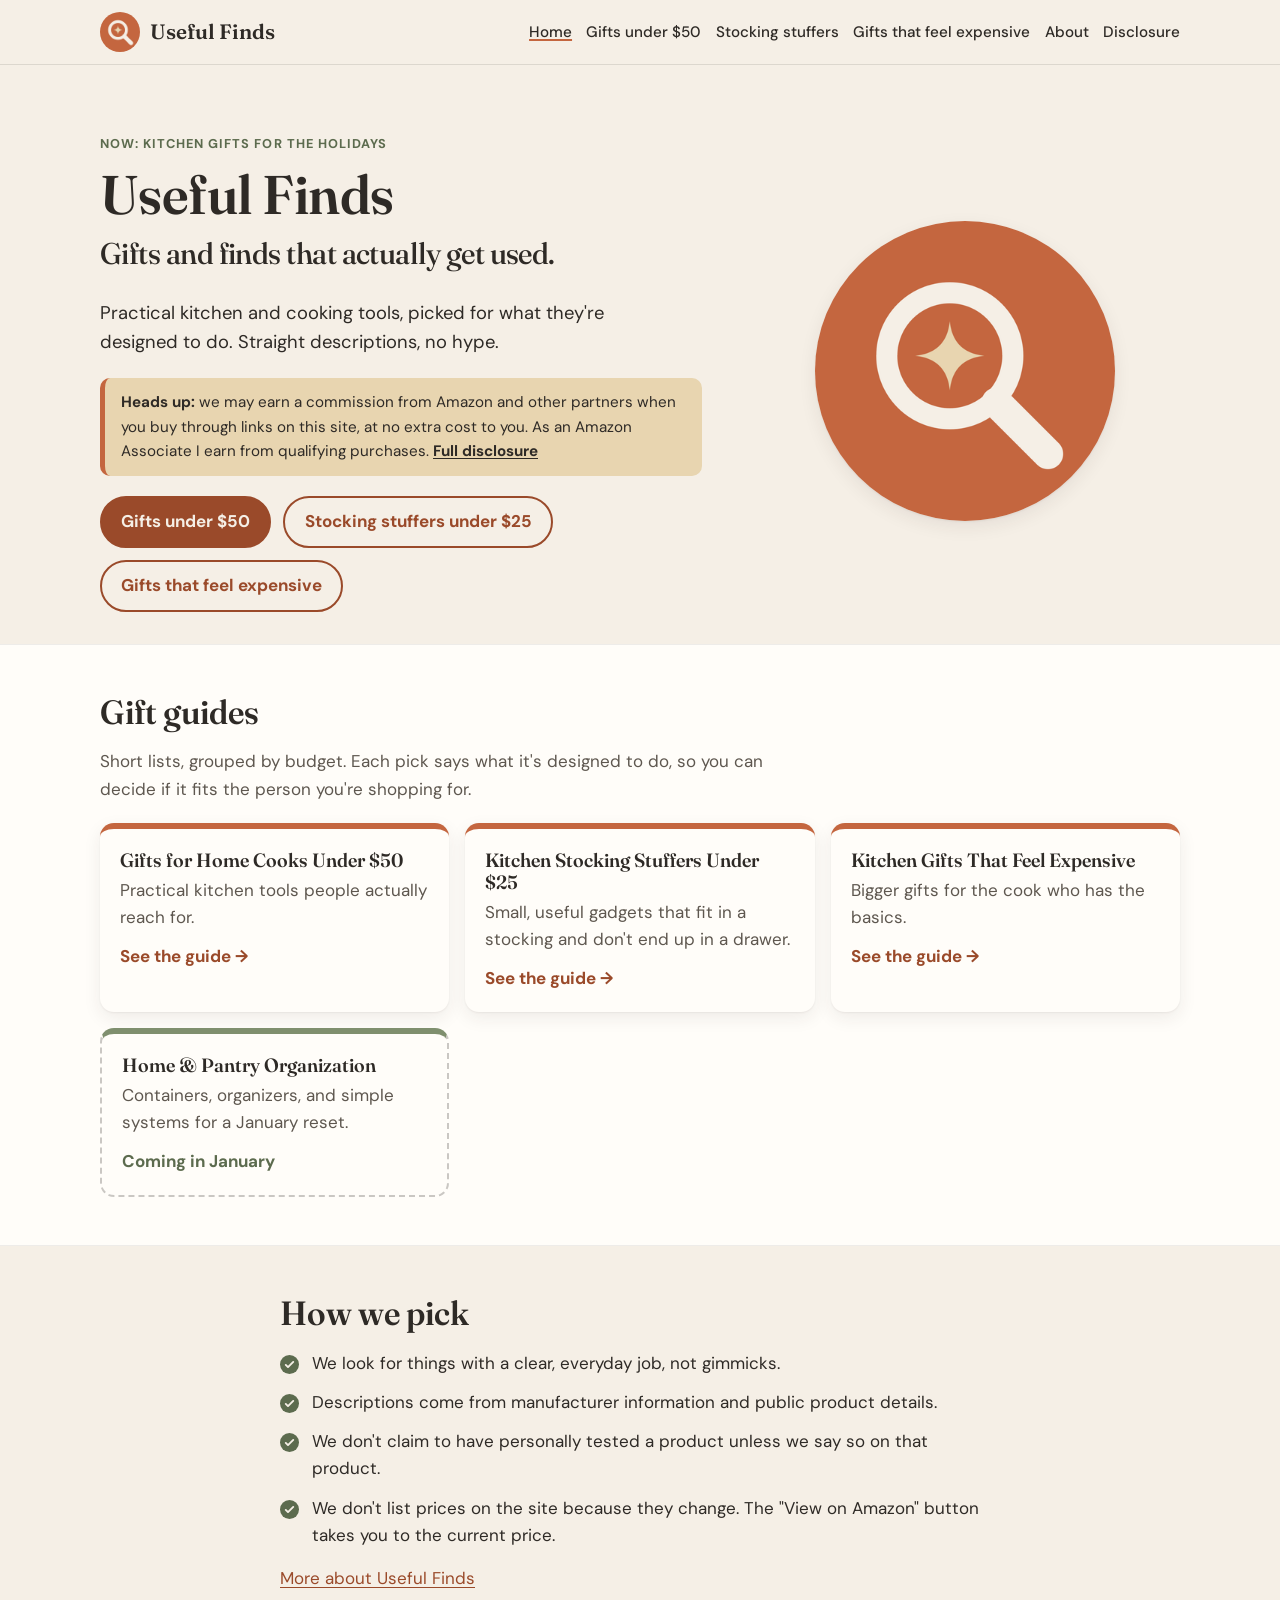
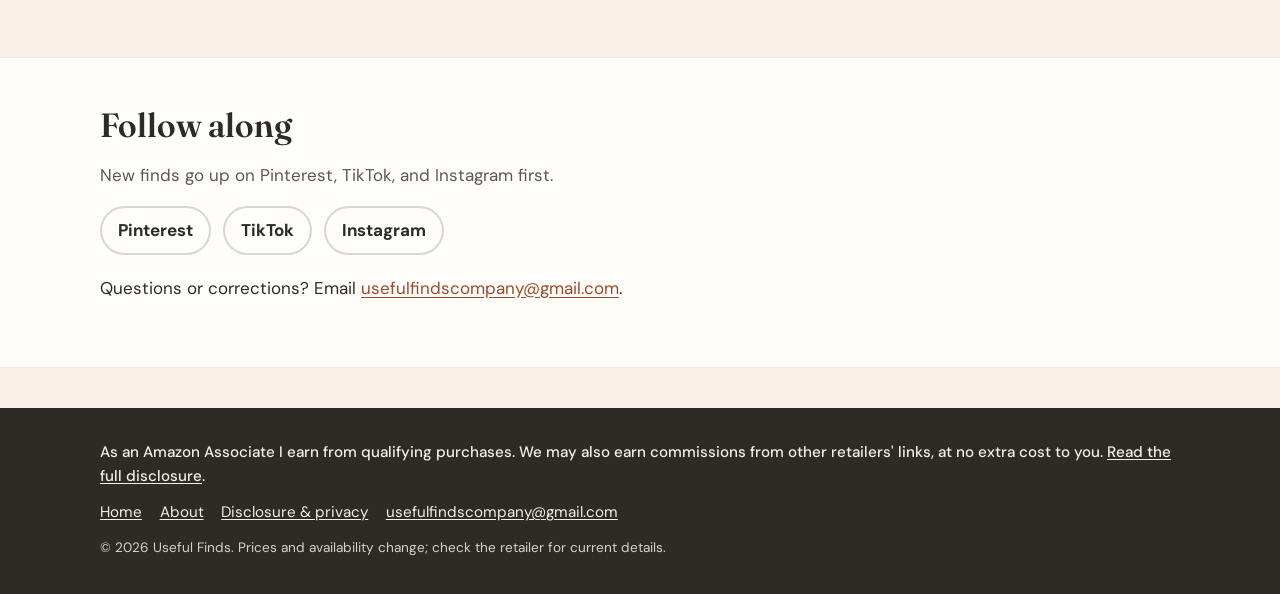
<file: index.html>
<!doctype html>
<html lang="en">
<head>
  <meta charset="utf-8">
  <meta name="viewport" content="width=device-width, initial-scale=1">
  <title>Useful Finds - gifts and finds that actually get used</title>
  <meta name="description" content="Useful Finds curates practical gifts and everyday finds, starting with kitchen and cooking gadgets. Straight descriptions, no hype.">
  <meta name="theme-color" content="#C4663F">
  <meta property="og:type" content="website">
  <meta property="og:site_name" content="Useful Finds">
  <meta property="og:title" content="Useful Finds - gifts and finds that actually get used">
  <meta property="og:description" content="Useful Finds curates practical gifts and everyday finds, starting with kitchen and cooking gadgets. Straight descriptions, no hype.">
  <meta property="og:image" content="https://usefulfindscompany.github.io/assets/social-card-1200x675.jpg">
  <link rel="icon" href="assets/favicon.svg" type="image/svg+xml">
  <link rel="icon" href="assets/favicon-32.png" type="image/png" sizes="32x32">
  <link rel="apple-touch-icon" href="assets/apple-touch-icon.png">
  <link rel="preconnect" href="https://fonts.googleapis.com">
  <link rel="preconnect" href="https://fonts.gstatic.com" crossorigin>
  <link rel="stylesheet" href="https://fonts.googleapis.com/css2?family=DM+Sans:opsz,wght@9..40,400;9..40,500;9..40,700&amp;family=Fraunces:opsz,wght@9..144,500;9..144,600&amp;display=swap">
  <link rel="stylesheet" href="assets/styles.css">
</head>
<body>
  <a class="skip-link" href="#main">Skip to content</a>
  <header class="site-header">
    <div class="wrap">
      <a class="brand" href="index.html">
        <img src="assets/logo-96.png" alt="" width="40" height="40">
        <span>Useful Finds</span>
      </a>
      <nav class="site-nav" aria-label="Main">
        <ul>
          <li><a href="index.html" aria-current="page">Home</a></li>
          <li><a href="gifts-for-home-cooks-under-50.html">Gifts under $50</a></li>
          <li><a href="kitchen-stocking-stuffers-under-25.html">Stocking stuffers</a></li>
          <li><a href="kitchen-gifts-that-feel-expensive.html">Gifts that feel expensive</a></li>
          <li><a href="about.html">About</a></li>
          <li><a href="disclosure.html">Disclosure</a></li>
        </ul>
      </nav>
    </div>
  </header>

  <main id="main">
    <section class="hero">
      <div class="wrap">
        <div>
          <p class="eyebrow">Now: kitchen gifts for the holidays</p>
          <h1>Useful Finds <span class="tagline">Gifts and finds that actually get used.</span></h1>
          <p class="lede">Practical kitchen and cooking tools, picked for what they're designed to do. Straight descriptions, no hype.</p>
          <aside class="disclosure-note" aria-label="Affiliate disclosure">
          <p><strong>Heads up:</strong> we may earn a commission from Amazon and other partners when you buy through links on this site, at no extra cost to you. As an Amazon Associate I earn from qualifying purchases. <a href="disclosure.html">Full disclosure</a></p>
        </aside>
          <div class="btn-row">
            <a class="btn" href="gifts-for-home-cooks-under-50.html">Gifts under $50</a>
            <a class="btn btn-outline" href="kitchen-stocking-stuffers-under-25.html">Stocking stuffers under $25</a>
            <a class="btn btn-outline" href="kitchen-gifts-that-feel-expensive.html">Gifts that feel expensive</a>
          </div>
        </div>
        <img class="hero-mark" src="assets/logo-400.png" alt="Useful Finds logo: a magnifying glass with a star in the lens" width="300" height="300">
      </div>
    </section>

    <section class="section section-alt" aria-labelledby="guides-heading">
      <div class="wrap">
        <h2 id="guides-heading">Gift guides</h2>
        <p class="section-intro">Short lists, grouped by budget. Each pick says what it's designed to do, so you can decide if it fits the person you're shopping for.</p>
        <div class="guide-grid">
          <a class="guide-card" href="gifts-for-home-cooks-under-50.html">
            <h3>Gifts for Home Cooks Under $50</h3>
            <p>Practical kitchen tools people actually reach for.</p>
            <span class="more">See the guide <span aria-hidden="true">&rarr;</span></span>
          </a>
          <a class="guide-card" href="kitchen-stocking-stuffers-under-25.html">
            <h3>Kitchen Stocking Stuffers Under $25</h3>
            <p>Small, useful gadgets that fit in a stocking and don't end up in a drawer.</p>
            <span class="more">See the guide <span aria-hidden="true">&rarr;</span></span>
          </a>
          <a class="guide-card" href="kitchen-gifts-that-feel-expensive.html">
            <h3>Kitchen Gifts That Feel Expensive</h3>
            <p>Bigger gifts for the cook who has the basics.</p>
            <span class="more">See the guide <span aria-hidden="true">&rarr;</span></span>
          </a>
          <div class="guide-card soon">
            <h3>Home &amp; Pantry Organization</h3>
            <p>Containers, organizers, and simple systems for a January reset.</p>
            <span class="more">Coming in January</span>
          </div>
        </div>
      </div>
    </section>

    <section class="section" aria-labelledby="pick-heading">
      <div class="wrap narrow">
        <h2 id="pick-heading">How we pick</h2>
        <ul class="checklist">
          <li>We look for things with a clear, everyday job, not gimmicks.</li>
          <li>Descriptions come from manufacturer information and public product details.</li>
          <li>We don't claim to have personally tested a product unless we say so on that product.</li>
          <li>We don't list prices on the site because they change. The "View on Amazon" button takes you to the current price.</li>
        </ul>
        <p style="margin-top:1rem"><a href="about.html">More about Useful Finds</a></p>
      </div>
    </section>

    <section class="section section-alt" aria-labelledby="follow-heading">
      <div class="wrap">
        <h2 id="follow-heading">Follow along</h2>
        <p class="section-intro">New finds go up on Pinterest, TikTok, and Instagram first.</p>
        <ul class="social-list">
          <li><a href="https://www.pinterest.com/usefulfindscompany/" rel="me noopener">Pinterest <span class="sr-only">(Useful Finds on Pinterest)</span></a></li>
          <li><a href="https://www.tiktok.com/@usefulfindscompany" rel="me noopener">TikTok <span class="sr-only">(Useful Finds on TikTok)</span></a></li>
          <li><a href="https://www.instagram.com/usefulfindscompany/" rel="me noopener">Instagram <span class="sr-only">(Useful Finds on Instagram)</span></a></li>
        </ul>
        <p style="margin-top:1.25rem">Questions or corrections? Email <a href="mailto:usefulfindscompany@gmail.com">usefulfindscompany@gmail.com</a>.</p>
      </div>
    </section>
  </main>

  <footer class="site-footer">
    <div class="wrap">
      <p class="footer-disclosure">As an Amazon Associate I earn from qualifying purchases. We may also earn commissions from other retailers' links, at no extra cost to you. <a href="disclosure.html">Read the full disclosure</a>.</p>
      <ul>
        <li><a href="index.html">Home</a></li>
        <li><a href="about.html">About</a></li>
        <li><a href="disclosure.html">Disclosure &amp; privacy</a></li>
        <li><a href="mailto:usefulfindscompany@gmail.com">usefulfindscompany@gmail.com</a></li>
      </ul>
      <p class="small">&copy; 2026 Useful Finds. Prices and availability change; check the retailer for current details.</p>
    </div>
  </footer>
</body>
</html>
</file>
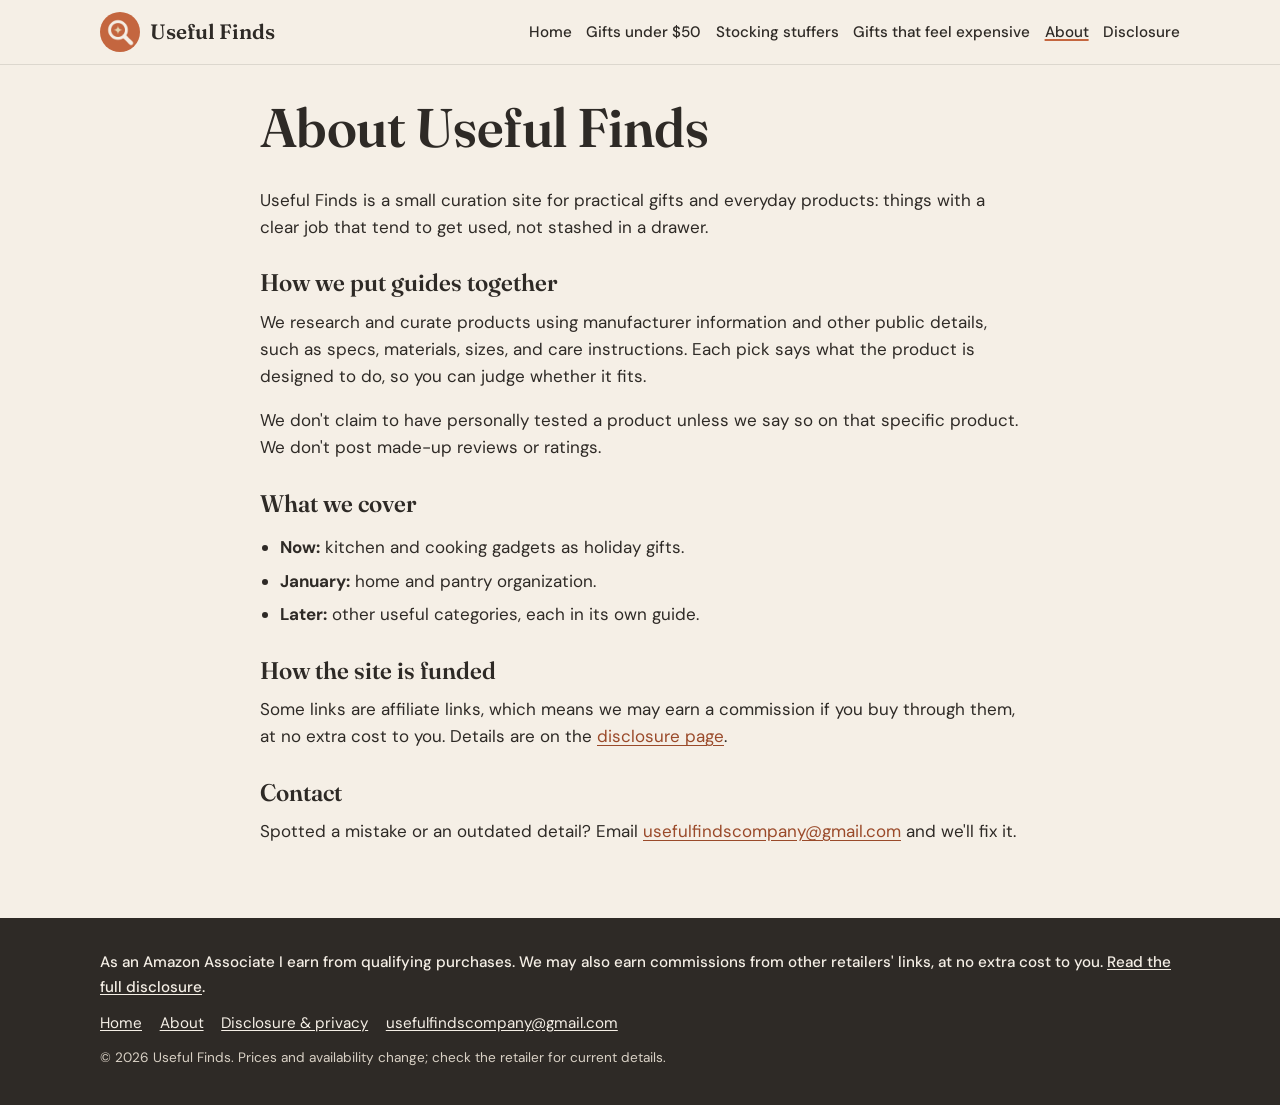
<file: about.html>
<!doctype html>
<html lang="en">
<head>
  <meta charset="utf-8">
  <meta name="viewport" content="width=device-width, initial-scale=1">
  <title>About | Useful Finds</title>
  <meta name="description" content="Useful Finds researches and curates practical products from manufacturer information and public details. No hype, no fake reviews.">
  <meta name="theme-color" content="#C4663F">
  <meta property="og:type" content="website">
  <meta property="og:site_name" content="Useful Finds">
  <meta property="og:title" content="About | Useful Finds">
  <meta property="og:description" content="Useful Finds researches and curates practical products from manufacturer information and public details. No hype, no fake reviews.">
  <meta property="og:image" content="https://usefulfindscompany.github.io/assets/social-card-1200x675.jpg">
  <link rel="icon" href="assets/favicon.svg" type="image/svg+xml">
  <link rel="icon" href="assets/favicon-32.png" type="image/png" sizes="32x32">
  <link rel="apple-touch-icon" href="assets/apple-touch-icon.png">
  <link rel="preconnect" href="https://fonts.googleapis.com">
  <link rel="preconnect" href="https://fonts.gstatic.com" crossorigin>
  <link rel="stylesheet" href="https://fonts.googleapis.com/css2?family=DM+Sans:opsz,wght@9..40,400;9..40,500;9..40,700&amp;family=Fraunces:opsz,wght@9..144,500;9..144,600&amp;display=swap">
  <link rel="stylesheet" href="assets/styles.css">
</head>
<body>
  <a class="skip-link" href="#main">Skip to content</a>
  <header class="site-header">
    <div class="wrap">
      <a class="brand" href="index.html">
        <img src="assets/logo-96.png" alt="" width="40" height="40">
        <span>Useful Finds</span>
      </a>
      <nav class="site-nav" aria-label="Main">
        <ul>
          <li><a href="index.html">Home</a></li>
          <li><a href="gifts-for-home-cooks-under-50.html">Gifts under $50</a></li>
          <li><a href="kitchen-stocking-stuffers-under-25.html">Stocking stuffers</a></li>
          <li><a href="kitchen-gifts-that-feel-expensive.html">Gifts that feel expensive</a></li>
          <li><a href="about.html" aria-current="page">About</a></li>
          <li><a href="disclosure.html">Disclosure</a></li>
        </ul>
      </nav>
    </div>
  </header>

  <main id="main">
    <article class="wrap narrow prose">
      <h1>About Useful Finds</h1>
      <p>Useful Finds is a small curation site for practical gifts and everyday products: things with a clear job that tend to get used, not stashed in a drawer.</p>

      <h2>How we put guides together</h2>
      <p>We research and curate products using manufacturer information and other public details, such as specs, materials, sizes, and care instructions. Each pick says what the product is designed to do, so you can judge whether it fits.</p>
      <p>We don't claim to have personally tested a product unless we say so on that specific product. We don't post made-up reviews or ratings.</p>

      <h2>What we cover</h2>
      <ul>
        <li><strong>Now:</strong> kitchen and cooking gadgets as holiday gifts.</li>
        <li><strong>January:</strong> home and pantry organization.</li>
        <li><strong>Later:</strong> other useful categories, each in its own guide.</li>
      </ul>

      <h2>How the site is funded</h2>
      <p>Some links are affiliate links, which means we may earn a commission if you buy through them, at no extra cost to you. Details are on the <a href="disclosure.html">disclosure page</a>.</p>

      <h2>Contact</h2>
      <p>Spotted a mistake or an outdated detail? Email <a href="mailto:usefulfindscompany@gmail.com">usefulfindscompany@gmail.com</a> and we'll fix it.</p>
    </article>
  </main>

  <footer class="site-footer">
    <div class="wrap">
      <p class="footer-disclosure">As an Amazon Associate I earn from qualifying purchases. We may also earn commissions from other retailers' links, at no extra cost to you. <a href="disclosure.html">Read the full disclosure</a>.</p>
      <ul>
        <li><a href="index.html">Home</a></li>
        <li><a href="about.html">About</a></li>
        <li><a href="disclosure.html">Disclosure &amp; privacy</a></li>
        <li><a href="mailto:usefulfindscompany@gmail.com">usefulfindscompany@gmail.com</a></li>
      </ul>
      <p class="small">&copy; 2026 Useful Finds. Prices and availability change; check the retailer for current details.</p>
    </div>
  </footer>
</body>
</html>
</file>
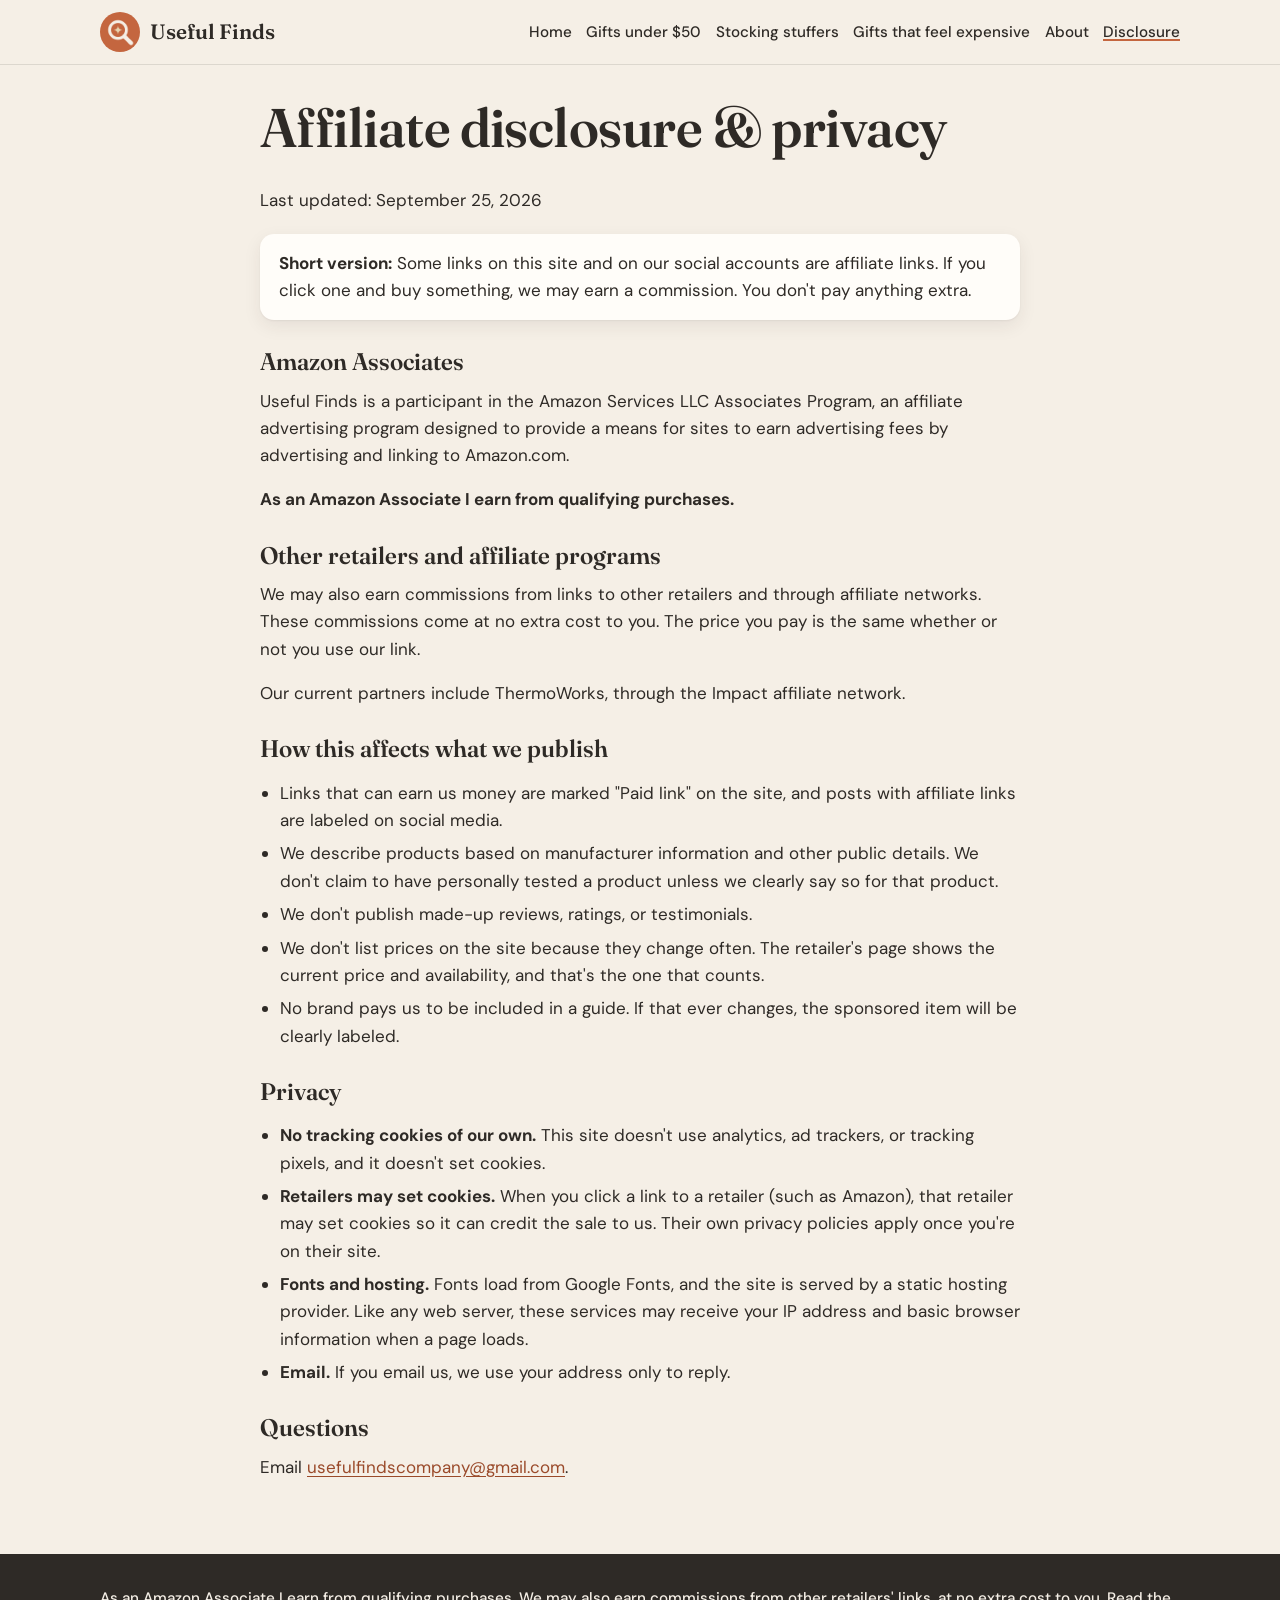
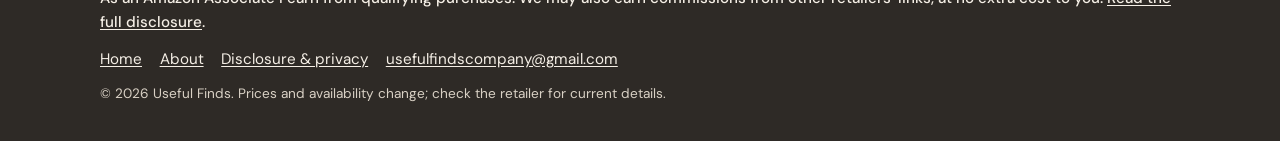
<file: disclosure.html>
<!doctype html>
<html lang="en">
<head>
  <meta charset="utf-8">
  <meta name="viewport" content="width=device-width, initial-scale=1">
  <title>Affiliate Disclosure &amp; Privacy | Useful Finds</title>
  <meta name="description" content="How Useful Finds earns money from affiliate links, and what data this site does and doesn't collect.">
  <meta name="theme-color" content="#C4663F">
  <meta property="og:type" content="website">
  <meta property="og:site_name" content="Useful Finds">
  <meta property="og:title" content="Affiliate Disclosure &amp; Privacy | Useful Finds">
  <meta property="og:description" content="How Useful Finds earns money from affiliate links, and what data this site does and doesn't collect.">
  <meta property="og:image" content="https://usefulfindscompany.github.io/assets/social-card-1200x675.jpg">
  <link rel="icon" href="assets/favicon.svg" type="image/svg+xml">
  <link rel="icon" href="assets/favicon-32.png" type="image/png" sizes="32x32">
  <link rel="apple-touch-icon" href="assets/apple-touch-icon.png">
  <link rel="preconnect" href="https://fonts.googleapis.com">
  <link rel="preconnect" href="https://fonts.gstatic.com" crossorigin>
  <link rel="stylesheet" href="https://fonts.googleapis.com/css2?family=DM+Sans:opsz,wght@9..40,400;9..40,500;9..40,700&amp;family=Fraunces:opsz,wght@9..144,500;9..144,600&amp;display=swap">
  <link rel="stylesheet" href="assets/styles.css">
</head>
<body>
  <a class="skip-link" href="#main">Skip to content</a>
  <header class="site-header">
    <div class="wrap">
      <a class="brand" href="index.html">
        <img src="assets/logo-96.png" alt="" width="40" height="40">
        <span>Useful Finds</span>
      </a>
      <nav class="site-nav" aria-label="Main">
        <ul>
          <li><a href="index.html">Home</a></li>
          <li><a href="gifts-for-home-cooks-under-50.html">Gifts under $50</a></li>
          <li><a href="kitchen-stocking-stuffers-under-25.html">Stocking stuffers</a></li>
          <li><a href="kitchen-gifts-that-feel-expensive.html">Gifts that feel expensive</a></li>
          <li><a href="about.html">About</a></li>
          <li><a href="disclosure.html" aria-current="page">Disclosure</a></li>
        </ul>
      </nav>
    </div>
  </header>

  <main id="main">
    <article class="wrap narrow prose">
      <h1>Affiliate disclosure &amp; privacy</h1>
      <p class="meta">Last updated: <time datetime="2026-09-25">September 25, 2026</time></p>

      <div class="callout">
        <p><strong>Short version:</strong> Some links on this site and on our social accounts are affiliate links. If you click one and buy something, we may earn a commission. You don't pay anything extra.</p>
      </div>

      <h2>Amazon Associates</h2>
      <p>Useful Finds is a participant in the Amazon Services LLC Associates Program, an affiliate advertising program designed to provide a means for sites to earn advertising fees by advertising and linking to Amazon.com.</p>
      <p><strong>As an Amazon Associate I earn from qualifying purchases.</strong></p>

      <h2>Other retailers and affiliate programs</h2>
      <p>We may also earn commissions from links to other retailers and through affiliate networks. These commissions come at no extra cost to you. The price you pay is the same whether or not you use our link.</p>
      <p>Our current partners include ThermoWorks, through the Impact affiliate network.</p>

      <h2>How this affects what we publish</h2>
      <ul>
        <li>Links that can earn us money are marked "Paid link" on the site, and posts with affiliate links are labeled on social media.</li>
        <li>We describe products based on manufacturer information and other public details. We don't claim to have personally tested a product unless we clearly say so for that product.</li>
        <li>We don't publish made-up reviews, ratings, or testimonials.</li>
        <li>We don't list prices on the site because they change often. The retailer's page shows the current price and availability, and that's the one that counts.</li>
        <li>No brand pays us to be included in a guide. If that ever changes, the sponsored item will be clearly labeled.</li>
      </ul>

      <h2>Privacy</h2>
      <ul>
        <li><strong>No tracking cookies of our own.</strong> This site doesn't use analytics, ad trackers, or tracking pixels, and it doesn't set cookies.</li>
        <li><strong>Retailers may set cookies.</strong> When you click a link to a retailer (such as Amazon), that retailer may set cookies so it can credit the sale to us. Their own privacy policies apply once you're on their site.</li>
        <li><strong>Fonts and hosting.</strong> Fonts load from Google Fonts, and the site is served by a static hosting provider. Like any web server, these services may receive your IP address and basic browser information when a page loads.</li>
        <li><strong>Email.</strong> If you email us, we use your address only to reply.</li>
      </ul>

      <h2>Questions</h2>
      <p>Email <a href="mailto:usefulfindscompany@gmail.com">usefulfindscompany@gmail.com</a>.</p>
    </article>
  </main>

  <footer class="site-footer">
    <div class="wrap">
      <p class="footer-disclosure">As an Amazon Associate I earn from qualifying purchases. We may also earn commissions from other retailers' links, at no extra cost to you. <a href="disclosure.html">Read the full disclosure</a>.</p>
      <ul>
        <li><a href="index.html">Home</a></li>
        <li><a href="about.html">About</a></li>
        <li><a href="disclosure.html">Disclosure &amp; privacy</a></li>
        <li><a href="mailto:usefulfindscompany@gmail.com">usefulfindscompany@gmail.com</a></li>
      </ul>
      <p class="small">&copy; 2026 Useful Finds. Prices and availability change; check the retailer for current details.</p>
    </div>
  </footer>
</body>
</html>
</file>
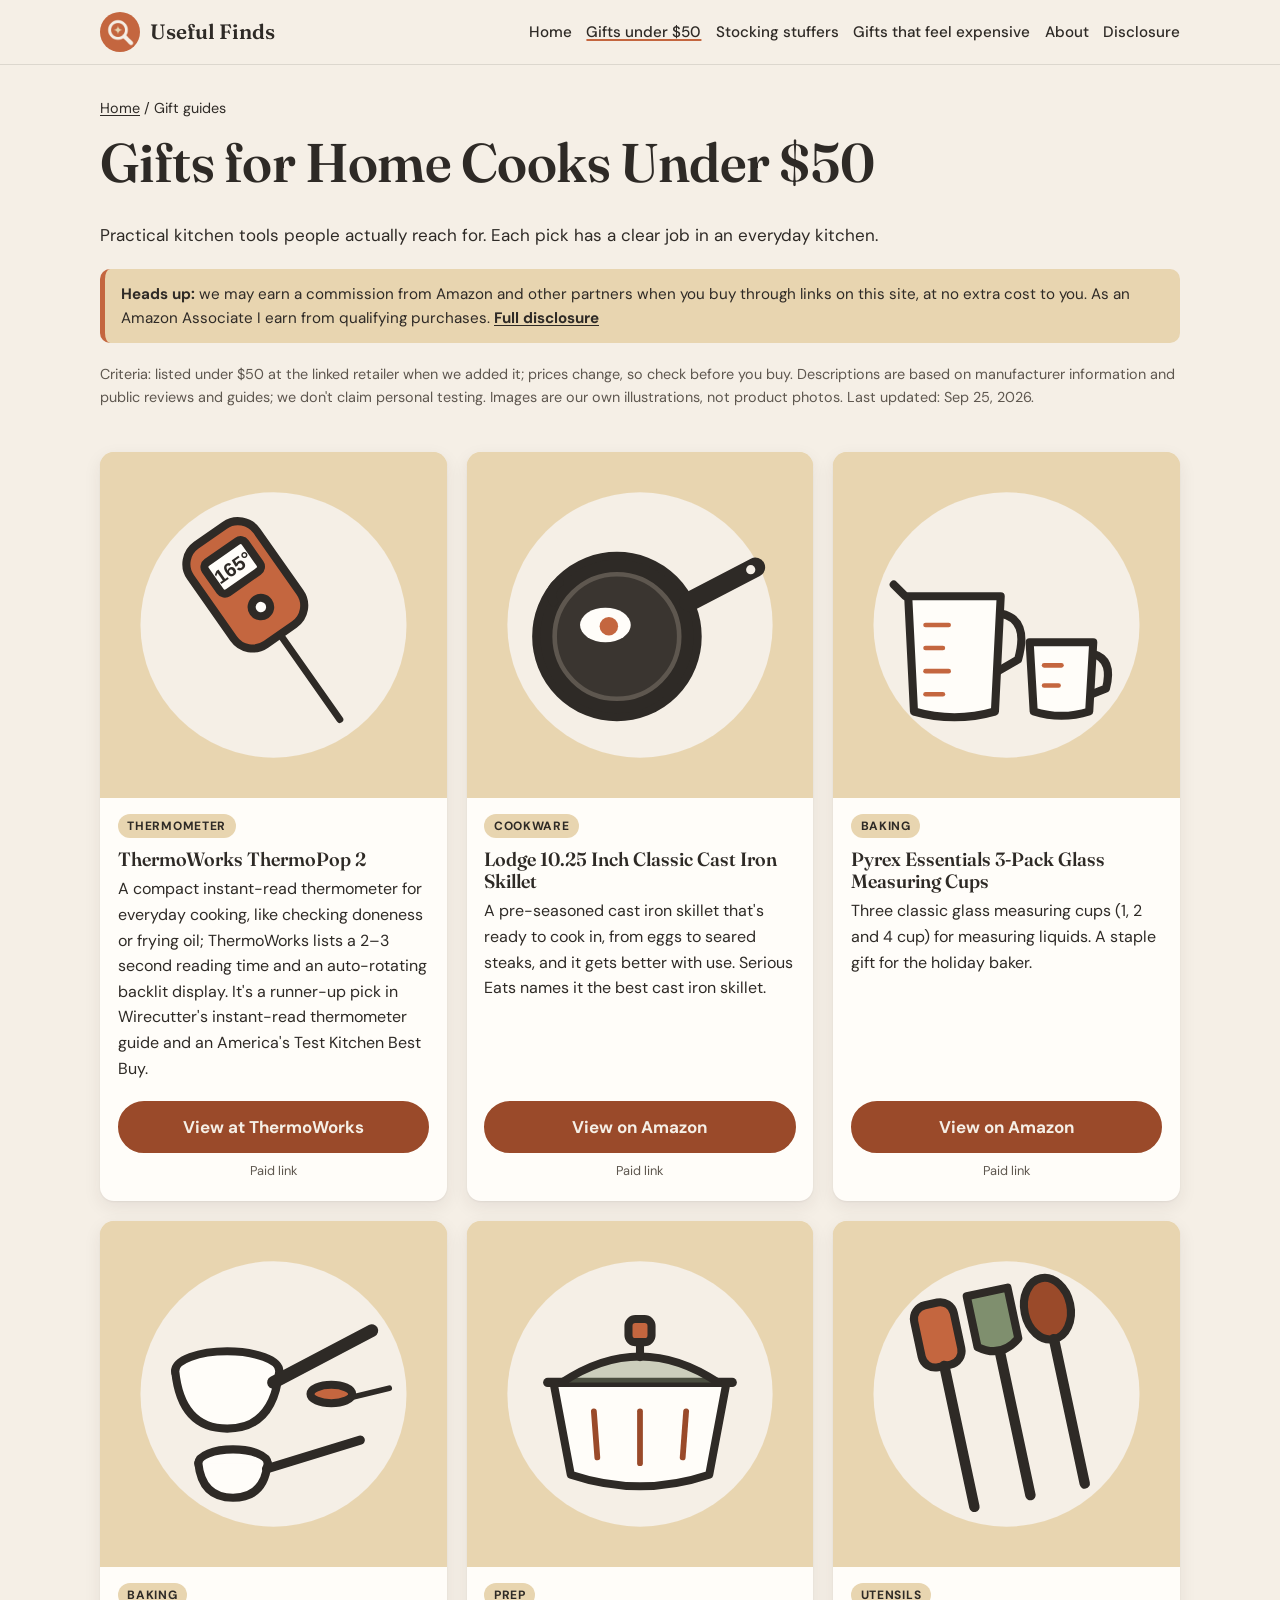
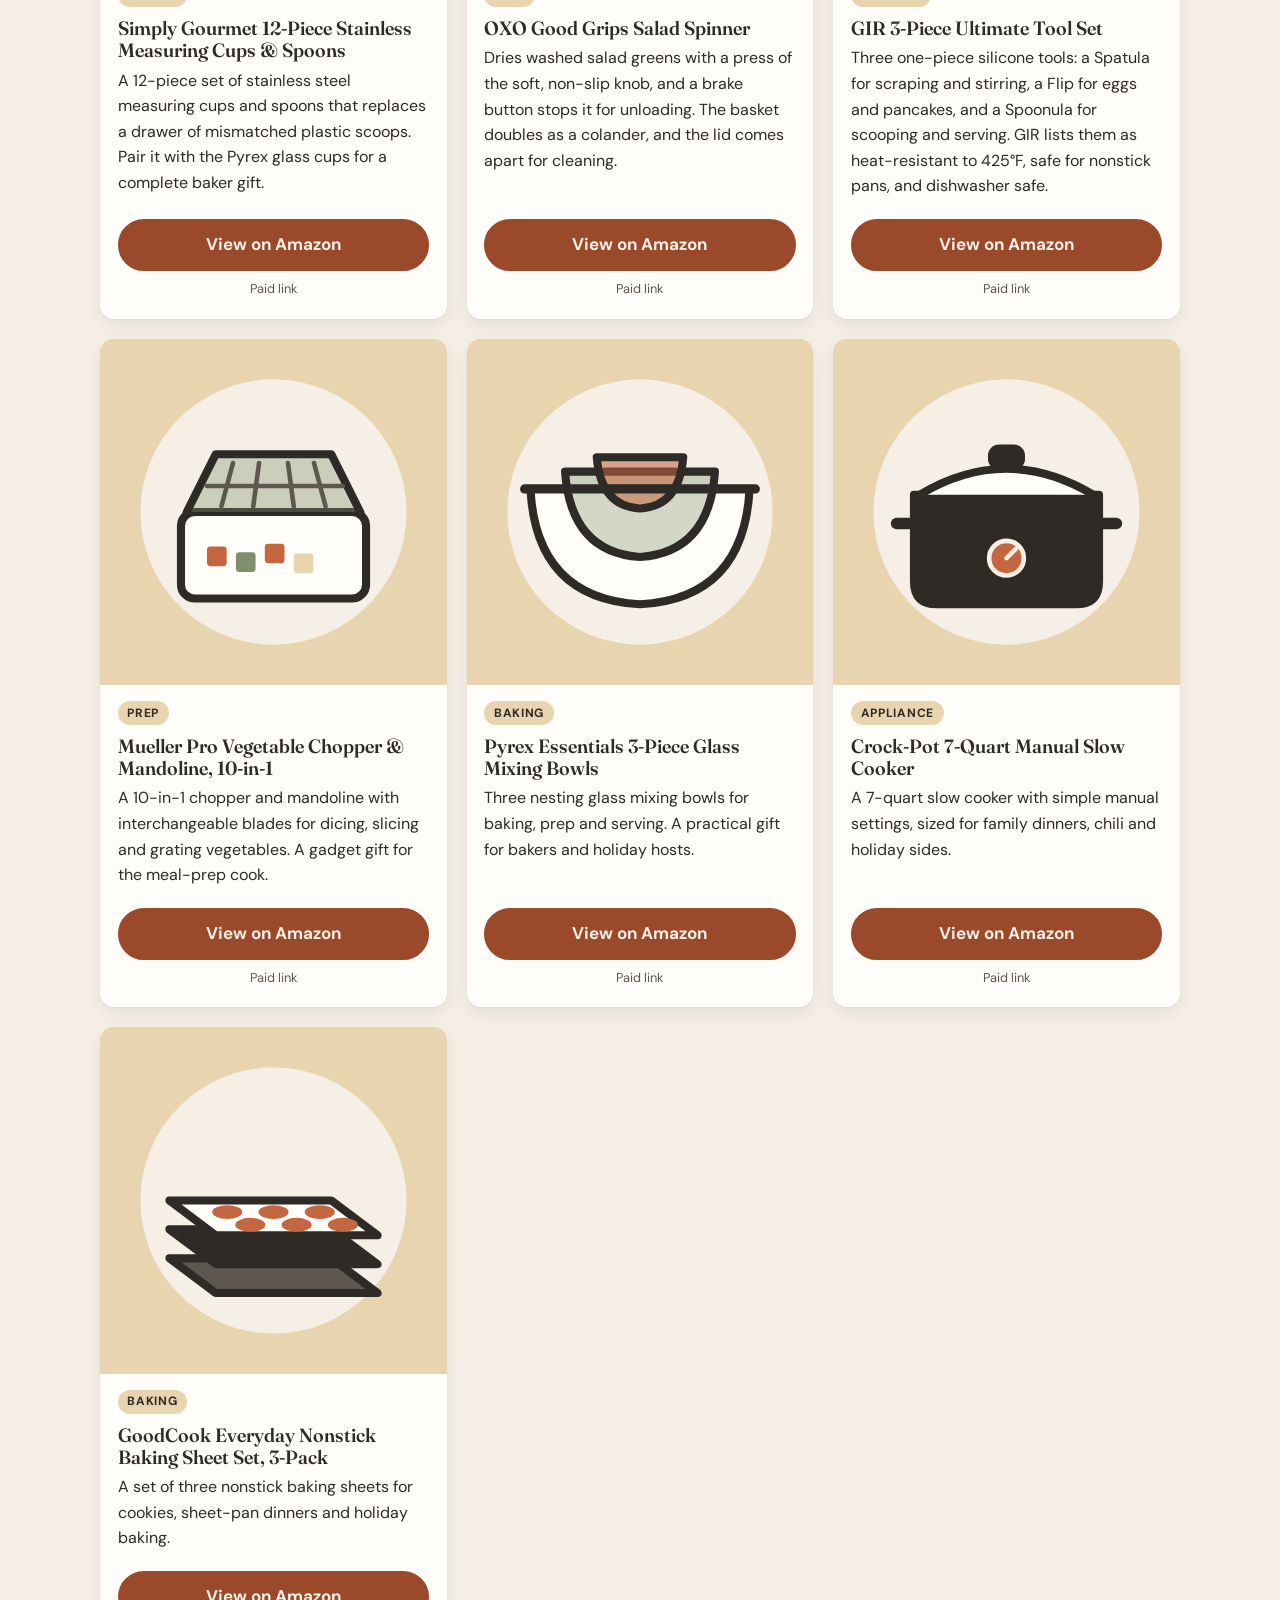
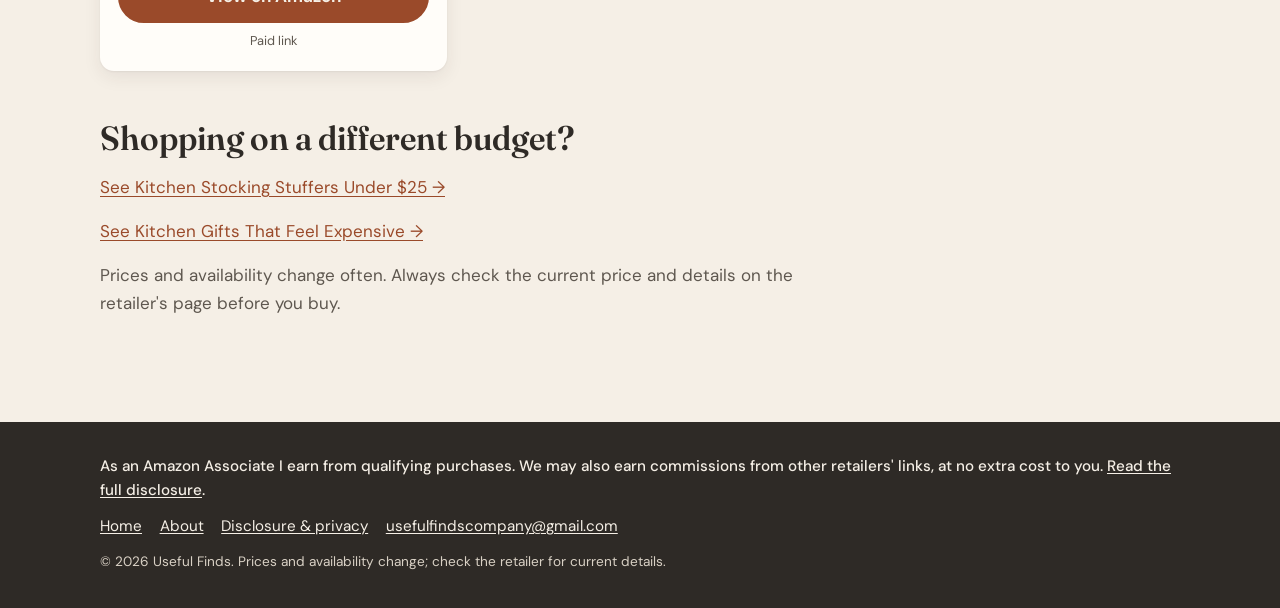
<file: gifts-for-home-cooks-under-50.html>
<!doctype html>
<html lang="en">
<head>
  <meta charset="utf-8">
  <meta name="viewport" content="width=device-width, initial-scale=1">
  <title>Gifts for Home Cooks Under $50 | Useful Finds</title>
  <meta name="description" content="Practical kitchen gifts under $50 for the home cook on your list: tools with a clear everyday job, no hype.">
  <meta name="theme-color" content="#C4663F">
  <meta property="og:type" content="website">
  <meta property="og:site_name" content="Useful Finds">
  <meta property="og:title" content="Gifts for Home Cooks Under $50 | Useful Finds">
  <meta property="og:description" content="Practical kitchen gifts under $50 for the home cook on your list: tools with a clear everyday job, no hype.">
  <meta property="og:image" content="https://usefulfindscompany.github.io/assets/social-card-1200x675.jpg">
  <link rel="icon" href="assets/favicon.svg" type="image/svg+xml">
  <link rel="icon" href="assets/favicon-32.png" type="image/png" sizes="32x32">
  <link rel="apple-touch-icon" href="assets/apple-touch-icon.png">
  <link rel="preconnect" href="https://fonts.googleapis.com">
  <link rel="preconnect" href="https://fonts.gstatic.com" crossorigin>
  <link rel="stylesheet" href="https://fonts.googleapis.com/css2?family=DM+Sans:opsz,wght@9..40,400;9..40,500;9..40,700&amp;family=Fraunces:opsz,wght@9..144,500;9..144,600&amp;display=swap">
  <link rel="stylesheet" href="assets/styles.css">
</head>
<body>
  <a class="skip-link" href="#main">Skip to content</a>
  <header class="site-header">
    <div class="wrap">
      <a class="brand" href="index.html">
        <img src="assets/logo-96.png" alt="" width="40" height="40">
        <span>Useful Finds</span>
      </a>
      <nav class="site-nav" aria-label="Main">
        <ul>
          <li><a href="index.html">Home</a></li>
          <li><a href="gifts-for-home-cooks-under-50.html" aria-current="page">Gifts under $50</a></li>
          <li><a href="kitchen-stocking-stuffers-under-25.html">Stocking stuffers</a></li>
          <li><a href="kitchen-gifts-that-feel-expensive.html">Gifts that feel expensive</a></li>
          <li><a href="about.html">About</a></li>
          <li><a href="disclosure.html">Disclosure</a></li>
        </ul>
      </nav>
    </div>
  </header>

  <main id="main">
    <div class="wrap">
      <header class="guide-header">
        <p class="breadcrumb"><a href="index.html">Home</a> <span aria-hidden="true">/</span> Gift guides</p>
        <h1>Gifts for Home Cooks Under $50</h1>
        <p class="lede">Practical kitchen tools people actually reach for. Each pick has a clear job in an everyday kitchen.</p>
        <aside class="disclosure-note" aria-label="Affiliate disclosure">
          <p><strong>Heads up:</strong> we may earn a commission from Amazon and other partners when you buy through links on this site, at no extra cost to you. As an Amazon Associate I earn from qualifying purchases. <a href="disclosure.html">Full disclosure</a></p>
        </aside>
        <p class="meta">Criteria: listed under $50 at the linked retailer when we added it; prices change, so check before you buy. Descriptions are based on manufacturer information and public reviews and guides; we don't claim personal testing. Images are our own illustrations, not product photos. Last updated: <time datetime="2026-09-25">Sep 25, 2026</time>.</p>
      </header>

      <section aria-labelledby="picks-heading">
        <h2 id="picks-heading" class="sr-only">The picks</h2>
        <ul class="product-grid">
          <!-- Card 1: ThermoWorks ThermoPop 2. ThermoWorks affiliate link via Impact (data-status="affiliate", data-program="impact-thermoworks"). Hero pick (PUSH). -->
          <li>
            <article class="product-card" data-status="affiliate" data-program="impact-thermoworks" data-product="B0DC8FD41B" data-brand="ThermoWorks" data-guide="gifts-for-home-cooks-under-50" data-slot="1" data-verdict="push">
              <div class="product-media">
                <img src="assets/icons/thermometer.svg" alt="Illustrated icon of an instant-read thermometer (not a product photo)" width="600" height="600" loading="lazy" decoding="async">
              </div>
              <div class="product-body">
                <p class="product-label">Thermometer</p>
                <h3>ThermoWorks ThermoPop 2</h3>
                <p class="product-desc">A compact instant-read thermometer for everyday cooking, like checking doneness or frying oil; ThermoWorks lists a 2&ndash;3 second reading time and an auto-rotating backlit display. It's a runner-up pick in Wirecutter's instant-read thermometer guide and an America's Test Kitchen Best Buy.</p>
                <a class="btn" href="https://thermoworks.sjv.io/c/7846978/3149029/39638?u=https%3A%2F%2Fwww.thermoworks.com%2Fproducts%2Fthermopop-2%2F" rel="sponsored nofollow noopener">View at ThermoWorks<span class="sr-only"> for ThermoWorks ThermoPop 2 at ThermoWorks</span></a>
                <p class="paid-link">Paid link</p>
              </div>
            </article>
          </li>
          <!-- Card 2: Lodge 10.25 Inch Classic Cast Iron Skillet. Amazon Associates link (data-status="affiliate", data-program="amazon-associates"). Hero pick (PUSH). -->
          <li>
            <article class="product-card" data-status="affiliate" data-program="amazon-associates" data-product="B00006JSUA" data-brand="Lodge" data-guide="gifts-for-home-cooks-under-50" data-slot="2" data-verdict="push">
              <div class="product-media">
                <img src="assets/icons/skillet.svg" alt="Illustrated icon of a cast iron skillet (not a product photo)" width="600" height="600" loading="lazy" decoding="async">
              </div>
              <div class="product-body">
                <p class="product-label">Cookware</p>
                <h3>Lodge 10.25 Inch Classic Cast Iron Skillet</h3>
                <p class="product-desc">A pre-seasoned cast iron skillet that's ready to cook in, from eggs to seared steaks, and it gets better with use. Serious Eats names it the best cast iron skillet.</p>
                <a class="btn" href="https://www.amazon.com/dp/B00006JSUA?tag=usefulfind06e-20" rel="sponsored nofollow noopener">View on Amazon<span class="sr-only"> for Lodge 10.25 Inch Classic Cast Iron Skillet on Amazon</span></a>
                <p class="paid-link">Paid link</p>
              </div>
            </article>
          </li>
          <!-- Card 3: Pyrex Essentials 3-Pack Glass Measuring Cups. Amazon Associates link (data-status="affiliate", data-program="amazon-associates"). Hero pick (PUSH). -->
          <li>
            <article class="product-card" data-status="affiliate" data-program="amazon-associates" data-product="B00M2J7PCI" data-brand="Pyrex" data-guide="gifts-for-home-cooks-under-50" data-slot="3" data-verdict="push">
              <div class="product-media">
                <img src="assets/icons/measuring-cups-glass.svg" alt="Illustrated icon of glass measuring cups (not a product photo)" width="600" height="600" loading="lazy" decoding="async">
              </div>
              <div class="product-body">
                <p class="product-label">Baking</p>
                <h3>Pyrex Essentials 3-Pack Glass Measuring Cups</h3>
                <p class="product-desc">Three classic glass measuring cups (1, 2 and 4 cup) for measuring liquids. A staple gift for the holiday baker.</p>
                <a class="btn" href="https://www.amazon.com/dp/B00M2J7PCI?tag=usefulfind06e-20" rel="sponsored nofollow noopener">View on Amazon<span class="sr-only"> for Pyrex Essentials 3-Pack Glass Measuring Cups on Amazon</span></a>
                <p class="paid-link">Paid link</p>
              </div>
            </article>
          </li>
          <!-- Card 4: Simply Gourmet 12-Piece Stainless Measuring Cups & Spoons. Amazon Associates link (data-status="affiliate", data-program="amazon-associates"). -->
          <li>
            <article class="product-card" data-status="affiliate" data-program="amazon-associates" data-product="B01E2HU4A2" data-brand="Simply Gourmet" data-guide="gifts-for-home-cooks-under-50" data-slot="4" data-verdict="keep">
              <div class="product-media">
                <img src="assets/icons/measuring-set.svg" alt="Illustrated icon of stainless steel measuring cups and spoons (not a product photo)" width="600" height="600" loading="lazy" decoding="async">
              </div>
              <div class="product-body">
                <p class="product-label">Baking</p>
                <h3>Simply Gourmet 12-Piece Stainless Measuring Cups &amp; Spoons</h3>
                <p class="product-desc">A 12-piece set of stainless steel measuring cups and spoons that replaces a drawer of mismatched plastic scoops. Pair it with the Pyrex glass cups for a complete baker gift.</p>
                <a class="btn" href="https://www.amazon.com/dp/B01E2HU4A2?tag=usefulfind06e-20" rel="sponsored nofollow noopener">View on Amazon<span class="sr-only"> for Simply Gourmet 12-Piece Stainless Measuring Cups &amp; Spoons on Amazon</span></a>
                <p class="paid-link">Paid link</p>
              </div>
            </article>
          </li>
          <!-- Card 5: OXO Good Grips Salad Spinner. Amazon Associates link (data-status="affiliate", data-program="amazon-associates"). -->
          <li>
            <article class="product-card" data-status="affiliate" data-program="amazon-associates" data-product="B00004OCKR" data-brand="OXO" data-guide="gifts-for-home-cooks-under-50" data-slot="5" data-verdict="keep">
              <div class="product-media">
                <img src="assets/icons/salad-spinner.svg" alt="Illustrated icon of a salad spinner (not a product photo)" width="600" height="600" loading="lazy" decoding="async">
              </div>
              <div class="product-body">
                <p class="product-label">Prep</p>
                <h3>OXO Good Grips Salad Spinner</h3>
                <p class="product-desc">Dries washed salad greens with a press of the soft, non-slip knob, and a brake button stops it for unloading. The basket doubles as a colander, and the lid comes apart for cleaning.</p>
                <a class="btn" href="https://www.amazon.com/dp/B00004OCKR?tag=usefulfind06e-20" rel="sponsored nofollow noopener">View on Amazon<span class="sr-only"> for OXO Good Grips Salad Spinner on Amazon</span></a>
                <p class="paid-link">Paid link</p>
              </div>
            </article>
          </li>
          <!-- Card 6: GIR 3-Piece Ultimate Tool Set. Amazon Associates link (data-status="affiliate", data-program="amazon-associates"). -->
          <li>
            <article class="product-card" data-status="affiliate" data-program="amazon-associates" data-product="B0BHBBVDM9" data-brand="GIR" data-guide="gifts-for-home-cooks-under-50" data-slot="6" data-verdict="keep">
              <div class="product-media">
                <img src="assets/icons/utensil-set.svg" alt="Illustrated icon of a set of silicone kitchen tools (not a product photo)" width="600" height="600" loading="lazy" decoding="async">
              </div>
              <div class="product-body">
                <p class="product-label">Utensils</p>
                <h3>GIR 3-Piece Ultimate Tool Set</h3>
                <p class="product-desc">Three one-piece silicone tools: a Spatula for scraping and stirring, a Flip for eggs and pancakes, and a Spoonula for scooping and serving. GIR lists them as heat-resistant to 425&deg;F, safe for nonstick pans, and dishwasher safe.</p>
                <a class="btn" href="https://www.amazon.com/dp/B0BHBBVDM9?tag=usefulfind06e-20" rel="sponsored nofollow noopener">View on Amazon<span class="sr-only"> for GIR 3-Piece Ultimate Tool Set on Amazon</span></a>
                <p class="paid-link">Paid link</p>
              </div>
            </article>
          </li>
          <!-- Card 7: Mueller Pro Vegetable Chopper & Mandoline, 10-in-1. Amazon Associates link (data-status="affiliate", data-program="amazon-associates"). -->
          <li>
            <article class="product-card" data-status="affiliate" data-program="amazon-associates" data-product="B08N9Q24M9" data-brand="Mueller" data-guide="gifts-for-home-cooks-under-50" data-slot="7" data-verdict="keep">
              <div class="product-media">
                <img src="assets/icons/veggie-chopper.svg" alt="Illustrated icon of a vegetable chopper with a slicing blade (not a product photo)" width="600" height="600" loading="lazy" decoding="async">
              </div>
              <div class="product-body">
                <p class="product-label">Prep</p>
                <h3>Mueller Pro Vegetable Chopper &amp; Mandoline, 10-in-1</h3>
                <p class="product-desc">A 10-in-1 chopper and mandoline with interchangeable blades for dicing, slicing and grating vegetables. A gadget gift for the meal-prep cook.</p>
                <a class="btn" href="https://www.amazon.com/dp/B08N9Q24M9?tag=usefulfind06e-20" rel="sponsored nofollow noopener">View on Amazon<span class="sr-only"> for Mueller Pro Vegetable Chopper &amp; Mandoline, 10-in-1 on Amazon</span></a>
                <p class="paid-link">Paid link</p>
              </div>
            </article>
          </li>
          <!-- Card 8: Pyrex Essentials 3-Piece Glass Mixing Bowls. Amazon Associates link (data-status="affiliate", data-program="amazon-associates"). -->
          <li>
            <article class="product-card" data-status="affiliate" data-program="amazon-associates" data-product="B00LGLHUA0" data-brand="Pyrex" data-guide="gifts-for-home-cooks-under-50" data-slot="8" data-verdict="keep">
              <div class="product-media">
                <img src="assets/icons/mixing-bowls.svg" alt="Illustrated icon of nesting glass mixing bowls (not a product photo)" width="600" height="600" loading="lazy" decoding="async">
              </div>
              <div class="product-body">
                <p class="product-label">Baking</p>
                <h3>Pyrex Essentials 3-Piece Glass Mixing Bowls</h3>
                <p class="product-desc">Three nesting glass mixing bowls for baking, prep and serving. A practical gift for bakers and holiday hosts.</p>
                <a class="btn" href="https://www.amazon.com/dp/B00LGLHUA0?tag=usefulfind06e-20" rel="sponsored nofollow noopener">View on Amazon<span class="sr-only"> for Pyrex Essentials 3-Piece Glass Mixing Bowls on Amazon</span></a>
                <p class="paid-link">Paid link</p>
              </div>
            </article>
          </li>
          <!-- Card 9: Crock-Pot 7-Quart Manual Slow Cooker. Amazon Associates link (data-status="affiliate", data-program="amazon-associates"). -->
          <li>
            <article class="product-card" data-status="affiliate" data-program="amazon-associates" data-product="B003OAJGJO" data-brand="Crock-Pot" data-guide="gifts-for-home-cooks-under-50" data-slot="9" data-verdict="keep">
              <div class="product-media">
                <img src="assets/icons/slow-cooker.svg" alt="Illustrated icon of a slow cooker (not a product photo)" width="600" height="600" loading="lazy" decoding="async">
              </div>
              <div class="product-body">
                <p class="product-label">Appliance</p>
                <h3>Crock-Pot 7-Quart Manual Slow Cooker</h3>
                <p class="product-desc">A 7-quart slow cooker with simple manual settings, sized for family dinners, chili and holiday sides.</p>
                <a class="btn" href="https://www.amazon.com/dp/B003OAJGJO?tag=usefulfind06e-20" rel="sponsored nofollow noopener">View on Amazon<span class="sr-only"> for Crock-Pot 7-Quart Manual Slow Cooker on Amazon</span></a>
                <p class="paid-link">Paid link</p>
              </div>
            </article>
          </li>
          <!-- Card 10: GoodCook Everyday Nonstick Baking Sheet Set, 3-Pack. Amazon Associates link (data-status="affiliate", data-program="amazon-associates"). -->
          <li>
            <article class="product-card" data-status="affiliate" data-program="amazon-associates" data-product="B0026RHI3M" data-brand="GoodCook" data-guide="gifts-for-home-cooks-under-50" data-slot="10" data-verdict="keep">
              <div class="product-media">
                <img src="assets/icons/baking-sheets.svg" alt="Illustrated icon of a stack of baking sheets with cookies (not a product photo)" width="600" height="600" loading="lazy" decoding="async">
              </div>
              <div class="product-body">
                <p class="product-label">Baking</p>
                <h3>GoodCook Everyday Nonstick Baking Sheet Set, 3-Pack</h3>
                <p class="product-desc">A set of three nonstick baking sheets for cookies, sheet-pan dinners and holiday baking.</p>
                <a class="btn" href="https://www.amazon.com/dp/B0026RHI3M?tag=usefulfind06e-20" rel="sponsored nofollow noopener">View on Amazon<span class="sr-only"> for GoodCook Everyday Nonstick Baking Sheet Set, 3-Pack on Amazon</span></a>
                <p class="paid-link">Paid link</p>
              </div>
            </article>
          </li>
        </ul>
      </section>

      <section class="section" aria-labelledby="more-heading">
        <h2 id="more-heading">Shopping on a different budget?</h2>
        <p><a href="kitchen-stocking-stuffers-under-25.html">See Kitchen Stocking Stuffers Under $25 &rarr;</a></p>
        <p><a href="kitchen-gifts-that-feel-expensive.html">See Kitchen Gifts That Feel Expensive &rarr;</a></p>
        <p class="section-intro">Prices and availability change often. Always check the current price and details on the retailer's page before you buy.</p>
      </section>
    </div>
  </main>

  <footer class="site-footer">
    <div class="wrap">
      <p class="footer-disclosure">As an Amazon Associate I earn from qualifying purchases. We may also earn commissions from other retailers' links, at no extra cost to you. <a href="disclosure.html">Read the full disclosure</a>.</p>
      <ul>
        <li><a href="index.html">Home</a></li>
        <li><a href="about.html">About</a></li>
        <li><a href="disclosure.html">Disclosure &amp; privacy</a></li>
        <li><a href="mailto:usefulfindscompany@gmail.com">usefulfindscompany@gmail.com</a></li>
      </ul>
      <p class="small">&copy; 2026 Useful Finds. Prices and availability change; check the retailer for current details.</p>
    </div>
  </footer>
</body>
</html>
</file>
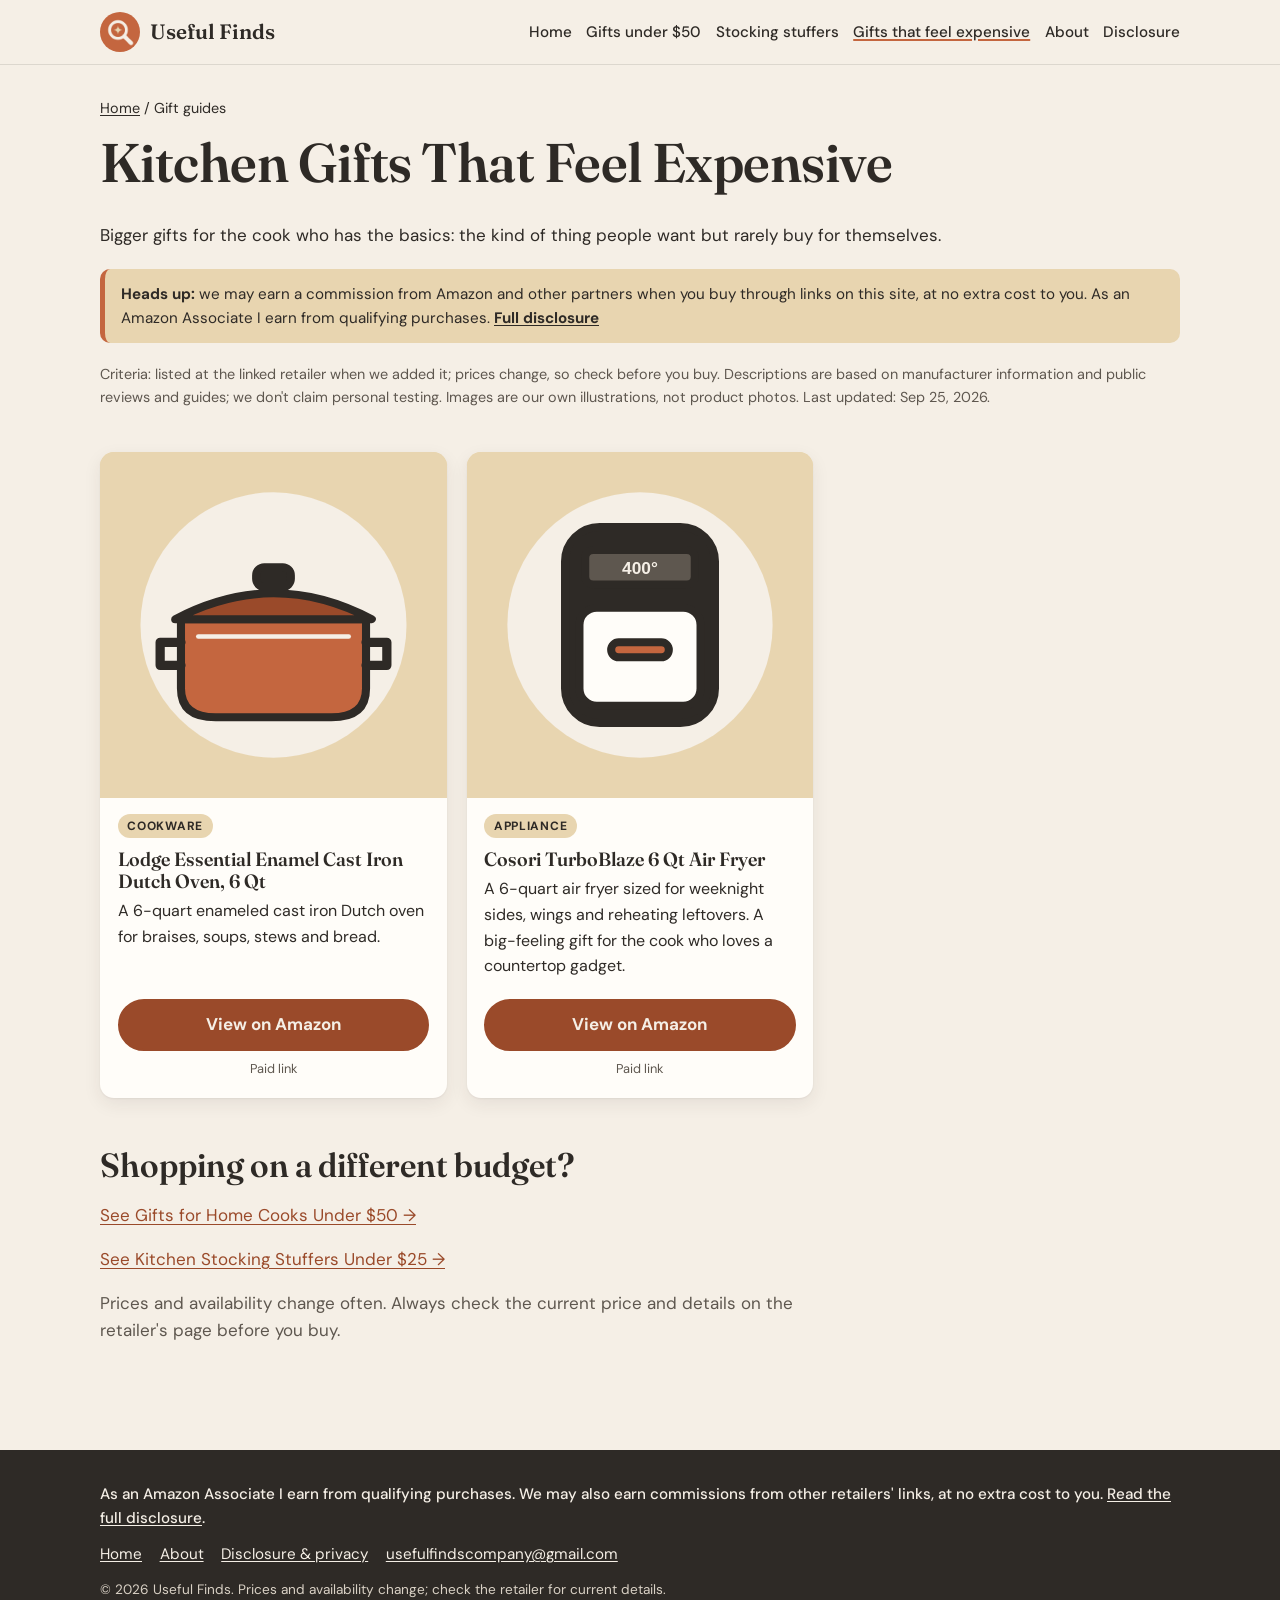
<file: kitchen-gifts-that-feel-expensive.html>
<!doctype html>
<html lang="en">
<head>
  <meta charset="utf-8">
  <meta name="viewport" content="width=device-width, initial-scale=1">
  <title>Kitchen Gifts That Feel Expensive | Useful Finds</title>
  <meta name="description" content="Bigger kitchen gifts that feel like a splurge: a Dutch oven and an air fryer.">
  <meta name="theme-color" content="#C4663F">
  <meta property="og:type" content="website">
  <meta property="og:site_name" content="Useful Finds">
  <meta property="og:title" content="Kitchen Gifts That Feel Expensive | Useful Finds">
  <meta property="og:description" content="Bigger kitchen gifts that feel like a splurge: a Dutch oven and an air fryer.">
  <meta property="og:image" content="https://usefulfindscompany.github.io/assets/social-card-1200x675.jpg">
  <link rel="icon" href="assets/favicon.svg" type="image/svg+xml">
  <link rel="icon" href="assets/favicon-32.png" type="image/png" sizes="32x32">
  <link rel="apple-touch-icon" href="assets/apple-touch-icon.png">
  <link rel="preconnect" href="https://fonts.googleapis.com">
  <link rel="preconnect" href="https://fonts.gstatic.com" crossorigin>
  <link rel="stylesheet" href="https://fonts.googleapis.com/css2?family=DM+Sans:opsz,wght@9..40,400;9..40,500;9..40,700&amp;family=Fraunces:opsz,wght@9..144,500;9..144,600&amp;display=swap">
  <link rel="stylesheet" href="assets/styles.css">
</head>
<body>
  <a class="skip-link" href="#main">Skip to content</a>
  <header class="site-header">
    <div class="wrap">
      <a class="brand" href="index.html">
        <img src="assets/logo-96.png" alt="" width="40" height="40">
        <span>Useful Finds</span>
      </a>
      <nav class="site-nav" aria-label="Main">
        <ul>
          <li><a href="index.html">Home</a></li>
          <li><a href="gifts-for-home-cooks-under-50.html">Gifts under $50</a></li>
          <li><a href="kitchen-stocking-stuffers-under-25.html">Stocking stuffers</a></li>
          <li><a href="kitchen-gifts-that-feel-expensive.html" aria-current="page">Gifts that feel expensive</a></li>
          <li><a href="about.html">About</a></li>
          <li><a href="disclosure.html">Disclosure</a></li>
        </ul>
      </nav>
    </div>
  </header>

  <main id="main">
    <div class="wrap">
      <header class="guide-header">
        <p class="breadcrumb"><a href="index.html">Home</a> <span aria-hidden="true">/</span> Gift guides</p>
        <h1>Kitchen Gifts That Feel Expensive</h1>
        <p class="lede">Bigger gifts for the cook who has the basics: the kind of thing people want but rarely buy for themselves.</p>
        <aside class="disclosure-note" aria-label="Affiliate disclosure">
          <p><strong>Heads up:</strong> we may earn a commission from Amazon and other partners when you buy through links on this site, at no extra cost to you. As an Amazon Associate I earn from qualifying purchases. <a href="disclosure.html">Full disclosure</a></p>
        </aside>
        <p class="meta">Criteria: listed at the linked retailer when we added it; prices change, so check before you buy. Descriptions are based on manufacturer information and public reviews and guides; we don't claim personal testing. Images are our own illustrations, not product photos. Last updated: <time datetime="2026-09-25">Sep 25, 2026</time>.</p>
      </header>

      <section aria-labelledby="picks-heading">
        <h2 id="picks-heading" class="sr-only">The picks</h2>
        <ul class="product-grid">
          <!-- Card 1: Lodge Essential Enamel Cast Iron Dutch Oven, 6 Qt. Amazon Associates link (data-status="affiliate", data-program="amazon-associates"). Hero pick (PUSH). -->
          <li>
            <article class="product-card" data-status="affiliate" data-program="amazon-associates" data-product="B00U1OCPWQ" data-brand="Lodge" data-guide="kitchen-gifts-that-feel-expensive" data-slot="1" data-verdict="push">
              <div class="product-media">
                <img src="assets/icons/dutch-oven.svg" alt="Illustrated icon of an enameled cast iron Dutch oven (not a product photo)" width="600" height="600" loading="lazy" decoding="async">
              </div>
              <div class="product-body">
                <p class="product-label">Cookware</p>
                <h3>Lodge Essential Enamel Cast Iron Dutch Oven, 6 Qt</h3>
                <p class="product-desc">A 6-quart enameled cast iron Dutch oven for braises, soups, stews and bread.</p>
                <a class="btn" href="https://www.amazon.com/dp/B00U1OCPWQ?tag=usefulfind06e-20" rel="sponsored nofollow noopener">View on Amazon<span class="sr-only"> for Lodge Essential Enamel Cast Iron Dutch Oven, 6 Qt on Amazon</span></a>
                <p class="paid-link">Paid link</p>
              </div>
            </article>
          </li>
          <!-- Card 2: Cosori TurboBlaze 6 Qt Air Fryer. Amazon Associates link (data-status="affiliate", data-program="amazon-associates"). -->
          <li>
            <article class="product-card" data-status="affiliate" data-program="amazon-associates" data-product="B0C33CHG99" data-brand="Cosori" data-guide="kitchen-gifts-that-feel-expensive" data-slot="2" data-verdict="keep">
              <div class="product-media">
                <img src="assets/icons/air-fryer.svg" alt="Illustrated icon of an air fryer (not a product photo)" width="600" height="600" loading="lazy" decoding="async">
              </div>
              <div class="product-body">
                <p class="product-label">Appliance</p>
                <h3>Cosori TurboBlaze 6 Qt Air Fryer</h3>
                <p class="product-desc">A 6-quart air fryer sized for weeknight sides, wings and reheating leftovers. A big-feeling gift for the cook who loves a countertop gadget.</p>
                <a class="btn" href="https://www.amazon.com/dp/B0C33CHG99?tag=usefulfind06e-20" rel="sponsored nofollow noopener">View on Amazon<span class="sr-only"> for Cosori TurboBlaze 6 Qt Air Fryer on Amazon</span></a>
                <p class="paid-link">Paid link</p>
              </div>
            </article>
          </li>
        </ul>
      </section>

      <section class="section" aria-labelledby="more-heading">
        <h2 id="more-heading">Shopping on a different budget?</h2>
        <p><a href="gifts-for-home-cooks-under-50.html">See Gifts for Home Cooks Under $50 &rarr;</a></p>
        <p><a href="kitchen-stocking-stuffers-under-25.html">See Kitchen Stocking Stuffers Under $25 &rarr;</a></p>
        <p class="section-intro">Prices and availability change often. Always check the current price and details on the retailer's page before you buy.</p>
      </section>
    </div>
  </main>

  <footer class="site-footer">
    <div class="wrap">
      <p class="footer-disclosure">As an Amazon Associate I earn from qualifying purchases. We may also earn commissions from other retailers' links, at no extra cost to you. <a href="disclosure.html">Read the full disclosure</a>.</p>
      <ul>
        <li><a href="index.html">Home</a></li>
        <li><a href="about.html">About</a></li>
        <li><a href="disclosure.html">Disclosure &amp; privacy</a></li>
        <li><a href="mailto:usefulfindscompany@gmail.com">usefulfindscompany@gmail.com</a></li>
      </ul>
      <p class="small">&copy; 2026 Useful Finds. Prices and availability change; check the retailer for current details.</p>
    </div>
  </footer>
</body>
</html>
</file>
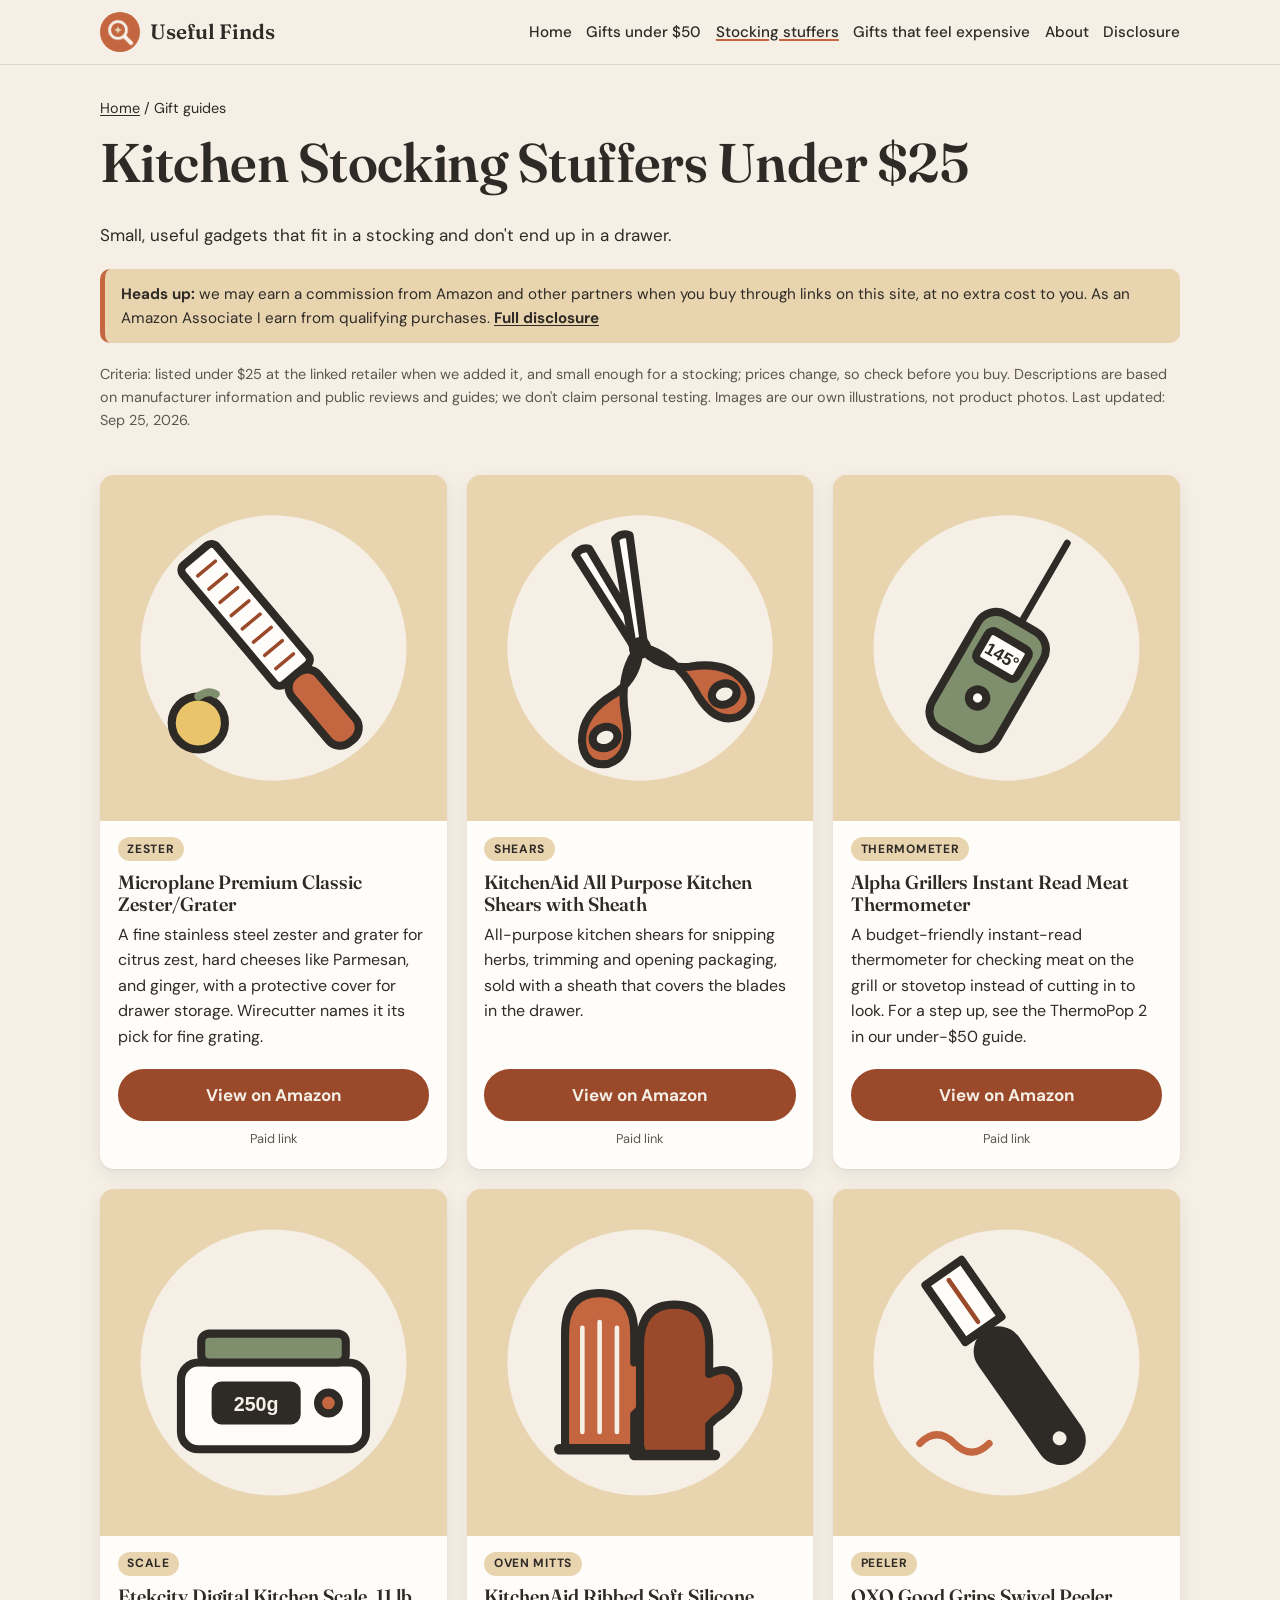
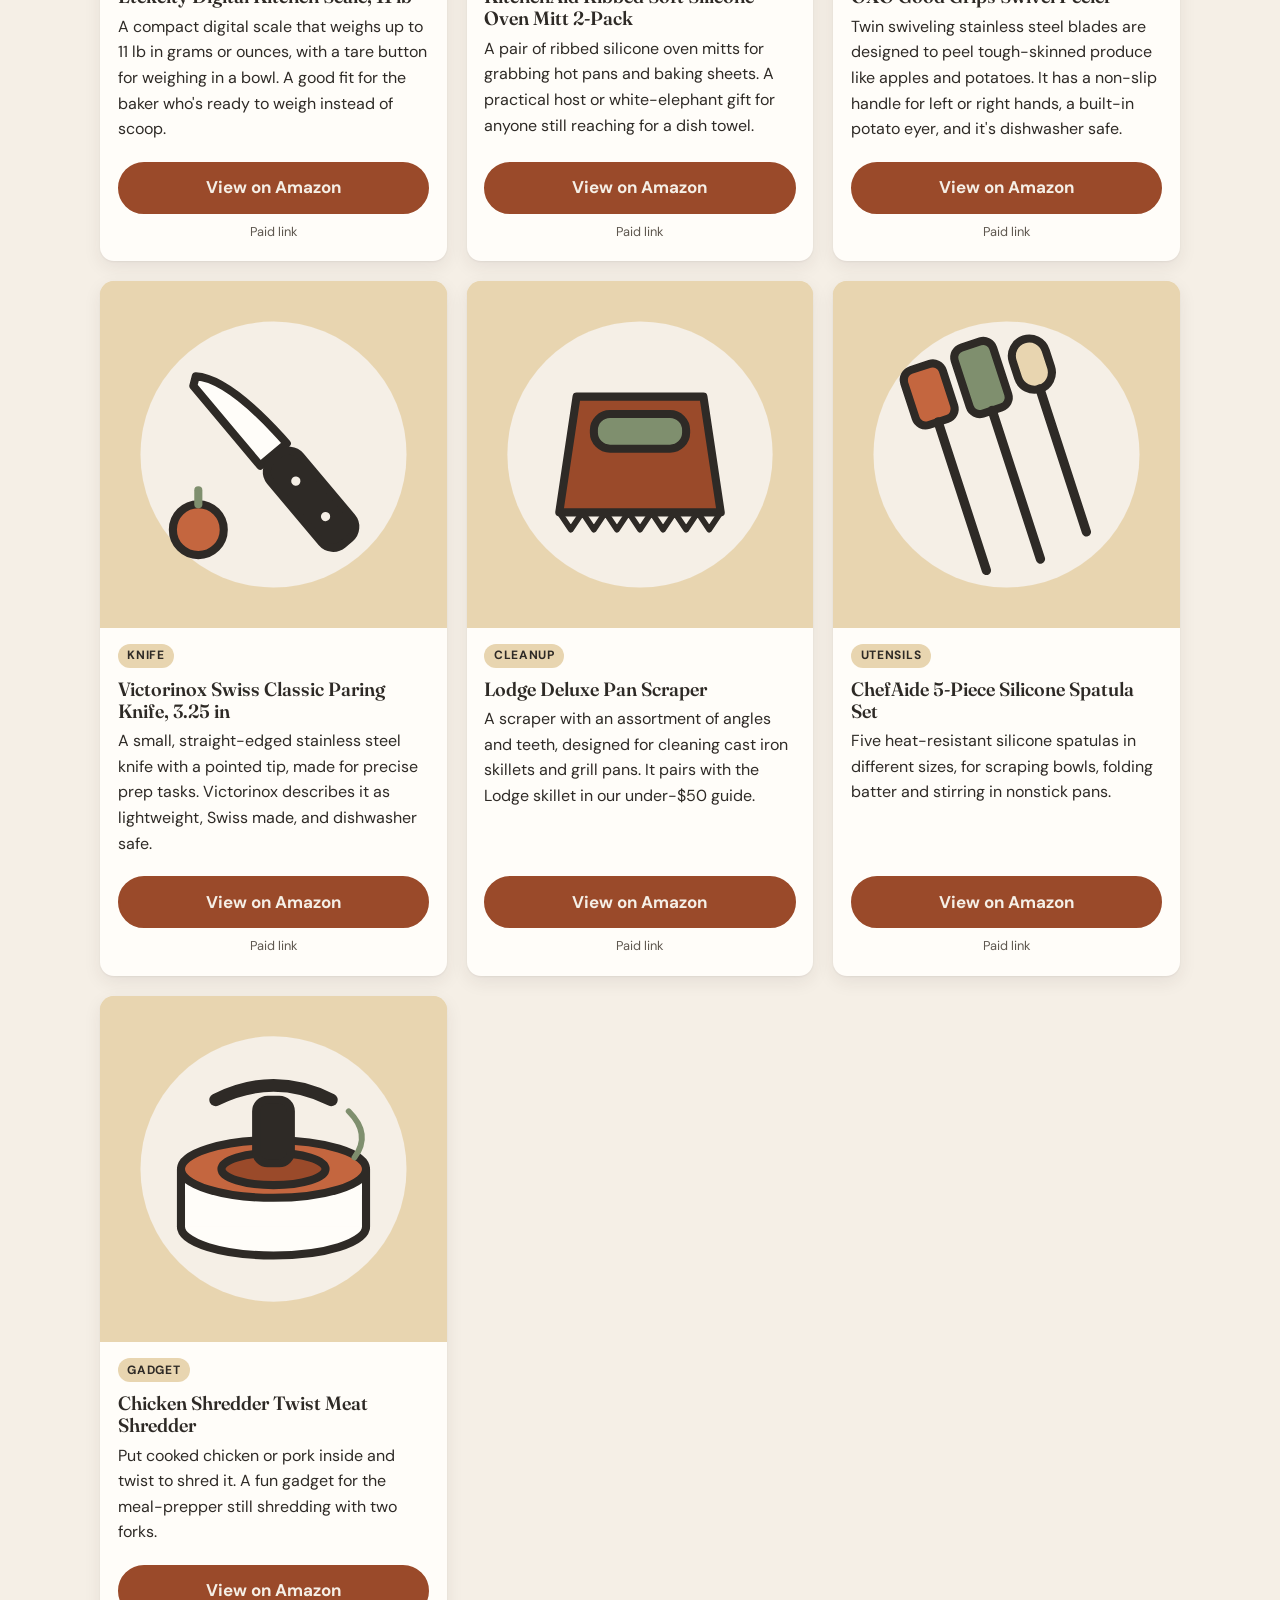
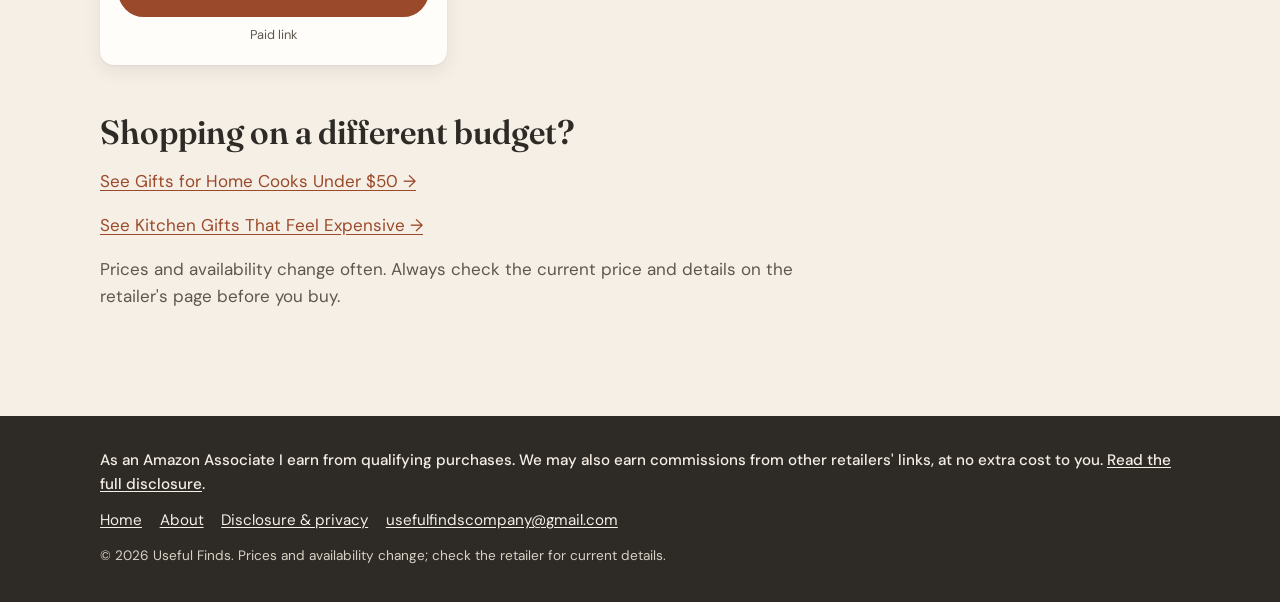
<file: kitchen-stocking-stuffers-under-25.html>
<!doctype html>
<html lang="en">
<head>
  <meta charset="utf-8">
  <meta name="viewport" content="width=device-width, initial-scale=1">
  <title>Kitchen Stocking Stuffers Under $25 | Useful Finds</title>
  <meta name="description" content="Small, useful kitchen gadgets that fit in a stocking. Picked for what they're designed to do, with no hype.">
  <meta name="theme-color" content="#C4663F">
  <meta property="og:type" content="website">
  <meta property="og:site_name" content="Useful Finds">
  <meta property="og:title" content="Kitchen Stocking Stuffers Under $25 | Useful Finds">
  <meta property="og:description" content="Small, useful kitchen gadgets that fit in a stocking. Picked for what they're designed to do, with no hype.">
  <meta property="og:image" content="https://usefulfindscompany.github.io/assets/social-card-1200x675.jpg">
  <link rel="icon" href="assets/favicon.svg" type="image/svg+xml">
  <link rel="icon" href="assets/favicon-32.png" type="image/png" sizes="32x32">
  <link rel="apple-touch-icon" href="assets/apple-touch-icon.png">
  <link rel="preconnect" href="https://fonts.googleapis.com">
  <link rel="preconnect" href="https://fonts.gstatic.com" crossorigin>
  <link rel="stylesheet" href="https://fonts.googleapis.com/css2?family=DM+Sans:opsz,wght@9..40,400;9..40,500;9..40,700&amp;family=Fraunces:opsz,wght@9..144,500;9..144,600&amp;display=swap">
  <link rel="stylesheet" href="assets/styles.css">
</head>
<body>
  <a class="skip-link" href="#main">Skip to content</a>
  <header class="site-header">
    <div class="wrap">
      <a class="brand" href="index.html">
        <img src="assets/logo-96.png" alt="" width="40" height="40">
        <span>Useful Finds</span>
      </a>
      <nav class="site-nav" aria-label="Main">
        <ul>
          <li><a href="index.html">Home</a></li>
          <li><a href="gifts-for-home-cooks-under-50.html">Gifts under $50</a></li>
          <li><a href="kitchen-stocking-stuffers-under-25.html" aria-current="page">Stocking stuffers</a></li>
          <li><a href="kitchen-gifts-that-feel-expensive.html">Gifts that feel expensive</a></li>
          <li><a href="about.html">About</a></li>
          <li><a href="disclosure.html">Disclosure</a></li>
        </ul>
      </nav>
    </div>
  </header>

  <main id="main">
    <div class="wrap">
      <header class="guide-header">
        <p class="breadcrumb"><a href="index.html">Home</a> <span aria-hidden="true">/</span> Gift guides</p>
        <h1>Kitchen Stocking Stuffers Under $25</h1>
        <p class="lede">Small, useful gadgets that fit in a stocking and don't end up in a drawer.</p>
        <aside class="disclosure-note" aria-label="Affiliate disclosure">
          <p><strong>Heads up:</strong> we may earn a commission from Amazon and other partners when you buy through links on this site, at no extra cost to you. As an Amazon Associate I earn from qualifying purchases. <a href="disclosure.html">Full disclosure</a></p>
        </aside>
        <p class="meta">Criteria: listed under $25 at the linked retailer when we added it, and small enough for a stocking; prices change, so check before you buy. Descriptions are based on manufacturer information and public reviews and guides; we don't claim personal testing. Images are our own illustrations, not product photos. Last updated: <time datetime="2026-09-25">Sep 25, 2026</time>.</p>
      </header>

      <section aria-labelledby="picks-heading">
        <h2 id="picks-heading" class="sr-only">The picks</h2>
        <ul class="product-grid">
          <!-- Card 1: Microplane Premium Classic Zester/Grater. Amazon Associates link (data-status="affiliate", data-program="amazon-associates"). Hero pick (PUSH). -->
          <li>
            <article class="product-card" data-status="affiliate" data-program="amazon-associates" data-product="B00151WA06" data-brand="Microplane" data-guide="kitchen-stocking-stuffers-under-25" data-slot="1" data-verdict="push">
              <div class="product-media">
                <img src="assets/icons/zester.svg" alt="Illustrated icon of a zester and grater (not a product photo)" width="600" height="600" loading="lazy" decoding="async">
              </div>
              <div class="product-body">
                <p class="product-label">Zester</p>
                <h3>Microplane Premium Classic Zester/Grater</h3>
                <p class="product-desc">A fine stainless steel zester and grater for citrus zest, hard cheeses like Parmesan, and ginger, with a protective cover for drawer storage. Wirecutter names it its pick for fine grating.</p>
                <a class="btn" href="https://www.amazon.com/dp/B00151WA06?tag=usefulfind06e-20" rel="sponsored nofollow noopener">View on Amazon<span class="sr-only"> for Microplane Premium Classic Zester/Grater on Amazon</span></a>
                <p class="paid-link">Paid link</p>
              </div>
            </article>
          </li>
          <!-- Card 2: KitchenAid All Purpose Kitchen Shears with Sheath. Amazon Associates link (data-status="affiliate", data-program="amazon-associates"). -->
          <li>
            <article class="product-card" data-status="affiliate" data-program="amazon-associates" data-product="B07PZF3QS3" data-brand="KitchenAid" data-guide="kitchen-stocking-stuffers-under-25" data-slot="2" data-verdict="keep">
              <div class="product-media">
                <img src="assets/icons/kitchen-shears.svg" alt="Illustrated icon of a pair of kitchen shears (not a product photo)" width="600" height="600" loading="lazy" decoding="async">
              </div>
              <div class="product-body">
                <p class="product-label">Shears</p>
                <h3>KitchenAid All Purpose Kitchen Shears with Sheath</h3>
                <p class="product-desc">All-purpose kitchen shears for snipping herbs, trimming and opening packaging, sold with a sheath that covers the blades in the drawer.</p>
                <a class="btn" href="https://www.amazon.com/dp/B07PZF3QS3?tag=usefulfind06e-20" rel="sponsored nofollow noopener">View on Amazon<span class="sr-only"> for KitchenAid All Purpose Kitchen Shears with Sheath on Amazon</span></a>
                <p class="paid-link">Paid link</p>
              </div>
            </article>
          </li>
          <!-- Card 3: Alpha Grillers Instant Read Meat Thermometer. Amazon Associates link (data-status="affiliate", data-program="amazon-associates"). -->
          <li>
            <article class="product-card" data-status="affiliate" data-program="amazon-associates" data-product="B00S93EQUK" data-brand="Alpha Grillers" data-guide="kitchen-stocking-stuffers-under-25" data-slot="3" data-verdict="keep">
              <div class="product-media">
                <img src="assets/icons/thermometer-budget.svg" alt="Illustrated icon of a folding instant-read meat thermometer (not a product photo)" width="600" height="600" loading="lazy" decoding="async">
              </div>
              <div class="product-body">
                <p class="product-label">Thermometer</p>
                <h3>Alpha Grillers Instant Read Meat Thermometer</h3>
                <p class="product-desc">A budget-friendly instant-read thermometer for checking meat on the grill or stovetop instead of cutting in to look. For a step up, see the ThermoPop 2 in our under-$50 guide.</p>
                <a class="btn" href="https://www.amazon.com/dp/B00S93EQUK?tag=usefulfind06e-20" rel="sponsored nofollow noopener">View on Amazon<span class="sr-only"> for Alpha Grillers Instant Read Meat Thermometer on Amazon</span></a>
                <p class="paid-link">Paid link</p>
              </div>
            </article>
          </li>
          <!-- Card 4: Etekcity Digital Kitchen Scale, 11 lb. Amazon Associates link (data-status="affiliate", data-program="amazon-associates"). -->
          <li>
            <article class="product-card" data-status="affiliate" data-program="amazon-associates" data-product="B0113UZJE2" data-brand="Etekcity" data-guide="kitchen-stocking-stuffers-under-25" data-slot="4" data-verdict="keep">
              <div class="product-media">
                <img src="assets/icons/kitchen-scale.svg" alt="Illustrated icon of a digital kitchen scale (not a product photo)" width="600" height="600" loading="lazy" decoding="async">
              </div>
              <div class="product-body">
                <p class="product-label">Scale</p>
                <h3>Etekcity Digital Kitchen Scale, 11 lb</h3>
                <p class="product-desc">A compact digital scale that weighs up to 11 lb in grams or ounces, with a tare button for weighing in a bowl. A good fit for the baker who's ready to weigh instead of scoop.</p>
                <a class="btn" href="https://www.amazon.com/dp/B0113UZJE2?tag=usefulfind06e-20" rel="sponsored nofollow noopener">View on Amazon<span class="sr-only"> for Etekcity Digital Kitchen Scale, 11 lb on Amazon</span></a>
                <p class="paid-link">Paid link</p>
              </div>
            </article>
          </li>
          <!-- Card 5: KitchenAid Ribbed Soft Silicone Oven Mitt 2-Pack. Amazon Associates link (data-status="affiliate", data-program="amazon-associates"). -->
          <li>
            <article class="product-card" data-status="affiliate" data-program="amazon-associates" data-product="B08J8GZXKZ" data-brand="KitchenAid" data-guide="kitchen-stocking-stuffers-under-25" data-slot="5" data-verdict="keep">
              <div class="product-media">
                <img src="assets/icons/oven-mitt.svg" alt="Illustrated icon of a pair of silicone oven mitts (not a product photo)" width="600" height="600" loading="lazy" decoding="async">
              </div>
              <div class="product-body">
                <p class="product-label">Oven mitts</p>
                <h3>KitchenAid Ribbed Soft Silicone Oven Mitt 2-Pack</h3>
                <p class="product-desc">A pair of ribbed silicone oven mitts for grabbing hot pans and baking sheets. A practical host or white-elephant gift for anyone still reaching for a dish towel.</p>
                <a class="btn" href="https://www.amazon.com/dp/B08J8GZXKZ?tag=usefulfind06e-20" rel="sponsored nofollow noopener">View on Amazon<span class="sr-only"> for KitchenAid Ribbed Soft Silicone Oven Mitt 2-Pack on Amazon</span></a>
                <p class="paid-link">Paid link</p>
              </div>
            </article>
          </li>
          <!-- Card 6: OXO Good Grips Swivel Peeler. Amazon Associates link (data-status="affiliate", data-program="amazon-associates"). -->
          <li>
            <article class="product-card" data-status="affiliate" data-program="amazon-associates" data-product="B00004OCIP" data-brand="OXO" data-guide="kitchen-stocking-stuffers-under-25" data-slot="6" data-verdict="keep">
              <div class="product-media">
                <img src="assets/icons/peeler.svg" alt="Illustrated icon of a swivel peeler (not a product photo)" width="600" height="600" loading="lazy" decoding="async">
              </div>
              <div class="product-body">
                <p class="product-label">Peeler</p>
                <h3>OXO Good Grips Swivel Peeler</h3>
                <p class="product-desc">Twin swiveling stainless steel blades are designed to peel tough-skinned produce like apples and potatoes. It has a non-slip handle for left or right hands, a built-in potato eyer, and it's dishwasher safe.</p>
                <a class="btn" href="https://www.amazon.com/dp/B00004OCIP?tag=usefulfind06e-20" rel="sponsored nofollow noopener">View on Amazon<span class="sr-only"> for OXO Good Grips Swivel Peeler on Amazon</span></a>
                <p class="paid-link">Paid link</p>
              </div>
            </article>
          </li>
          <!-- Card 7: Victorinox Swiss Classic Paring Knife, 3.25 in. Amazon Associates link (data-status="affiliate", data-program="amazon-associates"). -->
          <li>
            <article class="product-card" data-status="affiliate" data-program="amazon-associates" data-product="B0061SWLKW" data-brand="Victorinox" data-guide="kitchen-stocking-stuffers-under-25" data-slot="7" data-verdict="keep">
              <div class="product-media">
                <img src="assets/icons/paring-knife.svg" alt="Illustrated icon of a paring knife (not a product photo)" width="600" height="600" loading="lazy" decoding="async">
              </div>
              <div class="product-body">
                <p class="product-label">Knife</p>
                <h3>Victorinox Swiss Classic Paring Knife, 3.25 in</h3>
                <p class="product-desc">A small, straight-edged stainless steel knife with a pointed tip, made for precise prep tasks. Victorinox describes it as lightweight, Swiss made, and dishwasher safe.</p>
                <a class="btn" href="https://www.amazon.com/dp/B0061SWLKW?tag=usefulfind06e-20" rel="sponsored nofollow noopener">View on Amazon<span class="sr-only"> for Victorinox Swiss Classic Paring Knife, 3.25 in on Amazon</span></a>
                <p class="paid-link">Paid link</p>
              </div>
            </article>
          </li>
          <!-- Card 8: Lodge Deluxe Pan Scraper. Amazon Associates link (data-status="affiliate", data-program="amazon-associates"). -->
          <li>
            <article class="product-card" data-status="affiliate" data-program="amazon-associates" data-product="B0958Q927D" data-brand="Lodge" data-guide="kitchen-stocking-stuffers-under-25" data-slot="8" data-verdict="keep">
              <div class="product-media">
                <img src="assets/icons/pan-scraper.svg" alt="Illustrated icon of a pan scraper (not a product photo)" width="600" height="600" loading="lazy" decoding="async">
              </div>
              <div class="product-body">
                <p class="product-label">Cleanup</p>
                <h3>Lodge Deluxe Pan Scraper</h3>
                <p class="product-desc">A scraper with an assortment of angles and teeth, designed for cleaning cast iron skillets and grill pans. It pairs with the Lodge skillet in our under-$50 guide.</p>
                <a class="btn" href="https://www.amazon.com/dp/B0958Q927D?tag=usefulfind06e-20" rel="sponsored nofollow noopener">View on Amazon<span class="sr-only"> for Lodge Deluxe Pan Scraper on Amazon</span></a>
                <p class="paid-link">Paid link</p>
              </div>
            </article>
          </li>
          <!-- Card 9: ChefAide 5-Piece Silicone Spatula Set. Amazon Associates link (data-status="affiliate", data-program="amazon-associates"). -->
          <li>
            <article class="product-card" data-status="affiliate" data-program="amazon-associates" data-product="B0CHGFG64S" data-brand="ChefAide" data-guide="kitchen-stocking-stuffers-under-25" data-slot="9" data-verdict="keep">
              <div class="product-media">
                <img src="assets/icons/spatula-set.svg" alt="Illustrated icon of a set of silicone spatulas (not a product photo)" width="600" height="600" loading="lazy" decoding="async">
              </div>
              <div class="product-body">
                <p class="product-label">Utensils</p>
                <h3>ChefAide 5-Piece Silicone Spatula Set</h3>
                <p class="product-desc">Five heat-resistant silicone spatulas in different sizes, for scraping bowls, folding batter and stirring in nonstick pans.</p>
                <a class="btn" href="https://www.amazon.com/dp/B0CHGFG64S?tag=usefulfind06e-20" rel="sponsored nofollow noopener">View on Amazon<span class="sr-only"> for ChefAide 5-Piece Silicone Spatula Set on Amazon</span></a>
                <p class="paid-link">Paid link</p>
              </div>
            </article>
          </li>
          <!-- Card 10: Chicken Shredder Twist Meat Shredder. Amazon Associates link (data-status="affiliate", data-program="amazon-associates"). -->
          <li>
            <article class="product-card" data-status="affiliate" data-program="amazon-associates" data-product="B0CGRGRXPY" data-brand="Chicken Shredder" data-guide="kitchen-stocking-stuffers-under-25" data-slot="10" data-verdict="keep">
              <div class="product-media">
                <img src="assets/icons/meat-shredder.svg" alt="Illustrated icon of a twist-style meat shredder (not a product photo)" width="600" height="600" loading="lazy" decoding="async">
              </div>
              <div class="product-body">
                <p class="product-label">Gadget</p>
                <h3>Chicken Shredder Twist Meat Shredder</h3>
                <p class="product-desc">Put cooked chicken or pork inside and twist to shred it. A fun gadget for the meal-prepper still shredding with two forks.</p>
                <a class="btn" href="https://www.amazon.com/dp/B0CGRGRXPY?tag=usefulfind06e-20" rel="sponsored nofollow noopener">View on Amazon<span class="sr-only"> for Chicken Shredder Twist Meat Shredder on Amazon</span></a>
                <p class="paid-link">Paid link</p>
              </div>
            </article>
          </li>
        </ul>
      </section>

      <section class="section" aria-labelledby="more-heading">
        <h2 id="more-heading">Shopping on a different budget?</h2>
        <p><a href="gifts-for-home-cooks-under-50.html">See Gifts for Home Cooks Under $50 &rarr;</a></p>
        <p><a href="kitchen-gifts-that-feel-expensive.html">See Kitchen Gifts That Feel Expensive &rarr;</a></p>
        <p class="section-intro">Prices and availability change often. Always check the current price and details on the retailer's page before you buy.</p>
      </section>
    </div>
  </main>

  <footer class="site-footer">
    <div class="wrap">
      <p class="footer-disclosure">As an Amazon Associate I earn from qualifying purchases. We may also earn commissions from other retailers' links, at no extra cost to you. <a href="disclosure.html">Read the full disclosure</a>.</p>
      <ul>
        <li><a href="index.html">Home</a></li>
        <li><a href="about.html">About</a></li>
        <li><a href="disclosure.html">Disclosure &amp; privacy</a></li>
        <li><a href="mailto:usefulfindscompany@gmail.com">usefulfindscompany@gmail.com</a></li>
      </ul>
      <p class="small">&copy; 2026 Useful Finds. Prices and availability change; check the retailer for current details.</p>
    </div>
  </footer>
</body>
</html>
</file>
<file: assets/styles.css>
/* Useful Finds: shared styles. Plain CSS, no build step.
   Palette (brand kit): terracotta #C4663F, cream #F5EFE6, espresso #2E2A26, sage #7F8F6E, oat #E8D5B0.
   Accessibility: small text always uses espresso on cream/oat/white. Brand terracotta and sage are
   decorative only; buttons and links use the darker "--rust" / "--sage-dark" so text passes WCAG AA. */

:root {
  --terracotta: #C4663F;
  --rust: #9A4A2A;        /* darker terracotta: 5.4:1 on cream, cream text on it 5.4:1 */
  --rust-dark: #7E3B20;
  --cream: #F5EFE6;
  --espresso: #2E2A26;
  --muted: #5E574F;       /* secondary text: 6.2:1 on cream */
  --sage: #7F8F6E;
  --sage-dark: #5C6B4E;   /* 5.0:1 on cream */
  --oat: #E8D5B0;
  --white: #FFFDF9;
  --radius: 14px;
  --shadow: 0 1px 2px rgba(46, 42, 38, .06), 0 6px 18px rgba(46, 42, 38, .08);
  --max: 1120px;
  --font-head: "Fraunces", Georgia, "Times New Roman", serif;
  --font-body: "DM Sans", system-ui, -apple-system, "Segoe UI", Roboto, Arial, sans-serif;
}

*, *::before, *::after { box-sizing: border-box; }
html { -webkit-text-size-adjust: 100%; text-size-adjust: 100%; }
body {
  margin: 0;
  background: var(--cream);
  color: var(--espresso);
  font-family: var(--font-body);
  font-size: 1.0625rem;
  line-height: 1.6;
}
img { max-width: 100%; height: auto; display: block; }
h1, h2, h3 {
  font-family: var(--font-head);
  font-weight: 600;
  line-height: 1.15;
  margin: 0 0 .5em;
  font-variation-settings: "opsz" 72;
}
h1 { font-size: clamp(2rem, 7vw, 3.4rem); letter-spacing: -.01em; }
h2 { font-size: clamp(1.5rem, 4.5vw, 2.1rem); }
h3 { font-size: 1.2rem; }
p { margin: 0 0 1em; }
a { color: var(--rust); text-underline-offset: .15em; }
a:hover { color: var(--rust-dark); }
:focus-visible { outline: 3px solid var(--espresso); outline-offset: 3px; border-radius: 4px; }

.sr-only {
  position: absolute !important; width: 1px; height: 1px; padding: 0; margin: -1px;
  overflow: hidden; clip: rect(0 0 0 0); white-space: nowrap; border: 0;
}
.skip-link {
  position: absolute; left: .75rem; top: -3rem; z-index: 10;
  background: var(--espresso); color: var(--cream); padding: .5rem .9rem; border-radius: 8px;
}
.skip-link:focus { top: .75rem; color: var(--cream); }

.wrap { width: 100%; max-width: var(--max); margin: 0 auto; padding: 0 1.25rem; }
.narrow { max-width: 760px; }

/* Header */
.site-header { background: var(--cream); border-bottom: 1px solid rgba(46, 42, 38, .12); }
.site-header .wrap {
  display: flex; flex-wrap: wrap; align-items: center; justify-content: space-between;
  gap: .5rem 1rem; padding-top: .75rem; padding-bottom: .75rem;
}
.brand { display: inline-flex; align-items: center; gap: .6rem; color: var(--espresso); text-decoration: none; }
.brand img { width: 40px; height: 40px; border-radius: 50%; }
.brand span { font-family: var(--font-head); font-weight: 600; font-size: 1.3rem; }
.site-nav ul { list-style: none; margin: 0; padding: 0; display: flex; flex-wrap: wrap; gap: .25rem .9rem; }
.site-nav a { color: var(--espresso); text-decoration: none; font-weight: 500; font-size: .95rem; padding: .35rem 0; display: inline-block; }
.site-nav a:hover, .site-nav a[aria-current="page"] { text-decoration: underline; text-decoration-color: var(--terracotta); text-decoration-thickness: 2px; }

/* Disclosure box (top of pages) */
.disclosure-note {
  background: var(--oat); border-left: 5px solid var(--terracotta); border-radius: 10px;
  padding: .8rem 1rem; margin: 1.25rem 0; font-size: .95rem;
}
.disclosure-note p { margin: 0; }
.disclosure-note a { color: var(--espresso); font-weight: 700; }

/* Hero */
.hero { padding: 2.5rem 0 1.5rem; }
.hero .eyebrow {
  display: inline-block; font-weight: 700; font-size: .8rem; letter-spacing: .08em; text-transform: uppercase;
  color: var(--sage-dark); margin-bottom: .6rem;
}
.hero h1 .tagline { display: block; font-size: .55em; font-weight: 500; margin-top: .35em; color: var(--espresso); }
.hero .lede { font-size: 1.15rem; max-width: 40ch; }
.hero-mark { display: none; }

/* Buttons */
.btn {
  display: inline-flex; align-items: center; justify-content: center; gap: .4rem;
  min-height: 44px; padding: .65rem 1.2rem; border-radius: 999px;
  background: var(--rust); color: var(--cream); font-weight: 700; text-decoration: none;
  border: 2px solid var(--rust); transition: background .15s ease;
}
.btn:hover { background: var(--rust-dark); border-color: var(--rust-dark); color: var(--cream); }
.btn-outline { background: transparent; color: var(--rust); }
.btn-outline:hover { background: var(--rust); color: var(--cream); }
.btn-row { display: flex; flex-wrap: wrap; gap: .75rem; margin-top: 1.25rem; }

/* Sections */
.section { padding: 2rem 0; }
.section-alt { background: var(--white); border-top: 1px solid rgba(46,42,38,.08); border-bottom: 1px solid rgba(46,42,38,.08); }
.section-intro { color: var(--muted); max-width: 60ch; }

/* Guide cards (home page) */
.guide-grid { display: grid; gap: 1rem; grid-template-columns: 1fr; margin-top: 1.25rem; }
.guide-card {
  display: block; background: var(--white); border-radius: var(--radius); box-shadow: var(--shadow);
  padding: 1.25rem; text-decoration: none; color: var(--espresso); border-top: 6px solid var(--terracotta);
}
.guide-card:hover { color: var(--espresso); transform: translateY(-2px); }
.guide-card h3 { margin-bottom: .35rem; }
.guide-card p { color: var(--muted); margin-bottom: .75rem; }
.guide-card .more { font-weight: 700; color: var(--rust); }
.guide-card.soon { border-top-color: var(--sage); background: transparent; box-shadow: none; border: 2px dashed rgba(46,42,38,.25); border-top: 6px solid var(--sage); }
.guide-card.soon .more { color: var(--sage-dark); }

/* How we pick list */
.checklist { list-style: none; padding: 0; margin: 1rem 0 0; display: grid; gap: .75rem; }
.checklist li { padding-left: 2rem; position: relative; }
.checklist li::before {
  content: ""; position: absolute; left: 0; top: .3em; width: 1.2rem; height: 1.2rem; border-radius: 50%;
  background: var(--sage-dark) url("data:image/svg+xml,%3Csvg xmlns='http://www.w3.org/2000/svg' viewBox='0 0 20 20'%3E%3Cpath d='M5 10.5l3 3 7-7' fill='none' stroke='%23F5EFE6' stroke-width='2.5' stroke-linecap='round' stroke-linejoin='round'/%3E%3C/svg%3E") center/80% no-repeat;
}

/* Social links */
.social-list { list-style: none; padding: 0; margin: 1rem 0 0; display: flex; flex-wrap: wrap; gap: .75rem; }
.social-list a {
  display: inline-flex; align-items: center; gap: .5rem; min-height: 44px; padding: .55rem 1rem;
  border-radius: 999px; background: var(--white); border: 2px solid rgba(46,42,38,.18);
  color: var(--espresso); font-weight: 700; text-decoration: none;
}
.social-list a:hover { border-color: var(--rust); color: var(--rust); }
.social-list svg { width: 20px; height: 20px; flex: none; }

/* Gift guide page */
.guide-header { padding: 2rem 0 .5rem; }
.guide-header .meta { color: var(--muted); font-size: .9rem; }
.breadcrumb { font-size: .9rem; margin-bottom: .75rem; }
.breadcrumb a { color: var(--espresso); }

/* ===== Reusable product card =====
   Copy one <article class="product-card"> block to add a product. See README.md. */
.product-grid { list-style: none; padding: 0; margin: 1.25rem 0 0; display: grid; gap: 1.25rem; grid-template-columns: 1fr; }
.product-card {
  display: flex; flex-direction: column; height: 100%;
  background: var(--white); border-radius: var(--radius); box-shadow: var(--shadow); overflow: hidden;
}
.product-card .product-media { aspect-ratio: 1 / 1; background: var(--oat); }
.product-card .product-media img { width: 100%; height: 100%; object-fit: contain; }
.product-card .product-body { display: flex; flex-direction: column; flex: 1; padding: 1rem 1.1rem 1.2rem; }
.product-card .product-label {
  align-self: flex-start; font-size: .75rem; font-weight: 700; letter-spacing: .06em; text-transform: uppercase;
  color: var(--espresso); background: var(--oat); border-radius: 999px; padding: .15rem .6rem; margin-bottom: .6rem;
}
.product-card h3 { margin-bottom: .4rem; }
.product-card .product-desc { color: var(--espresso); font-size: 1rem; flex: 1; }
.product-card .btn { align-self: stretch; margin-top: .25rem; }
.product-card .paid-link { font-size: .8rem; color: var(--muted); margin: .5rem 0 0; text-align: center; }
/* Visual flag so unfinished cards are obvious while editing. Remove data-status="placeholder" when real. */
.product-card[data-status="placeholder"] { outline: 2px dashed rgba(154, 74, 42, .45); outline-offset: -2px; }

/* Prose pages */
.prose { padding: 2rem 0 1rem; }
.prose h2 { margin-top: 1.75rem; font-size: 1.5rem; }
.prose ul { padding-left: 1.25rem; }
.prose li { margin-bottom: .4rem; }
.callout { background: var(--white); border-radius: var(--radius); box-shadow: var(--shadow); padding: 1rem 1.2rem; margin: 1.25rem 0; }
.callout p:last-child { margin-bottom: 0; }

/* Footer */
.site-footer { background: var(--espresso); color: var(--cream); margin-top: 2.5rem; padding: 2rem 0 2.25rem; font-size: .95rem; }
.site-footer a { color: var(--cream); }
.site-footer a:hover { color: var(--oat); }
.site-footer .footer-disclosure { font-weight: 500; margin-bottom: .75rem; }
.site-footer ul { list-style: none; padding: 0; margin: 0 0 .75rem; display: flex; flex-wrap: wrap; gap: .35rem 1.1rem; }
.site-footer .small { color: #D9D1C5; font-size: .85rem; margin: 0; }

/* Larger screens */
@media (min-width: 640px) {
  .guide-grid { grid-template-columns: repeat(2, 1fr); }
  .product-grid { grid-template-columns: repeat(2, 1fr); }
}
@media (min-width: 900px) {
  .hero { padding: 4rem 0 2rem; }
  .hero .wrap { display: grid; grid-template-columns: 1.4fr 1fr; gap: 3rem; align-items: center; }
  .hero-mark { display: block; justify-self: center; width: 100%; max-width: 300px; border-radius: 50%; box-shadow: var(--shadow); }
  .guide-grid { grid-template-columns: repeat(3, 1fr); }
  .product-grid { grid-template-columns: repeat(3, 1fr); }
  .section { padding: 3rem 0; }
}

@media (prefers-reduced-motion: reduce) {
  * { transition: none !important; }
  .guide-card:hover { transform: none; }
}
</file>
